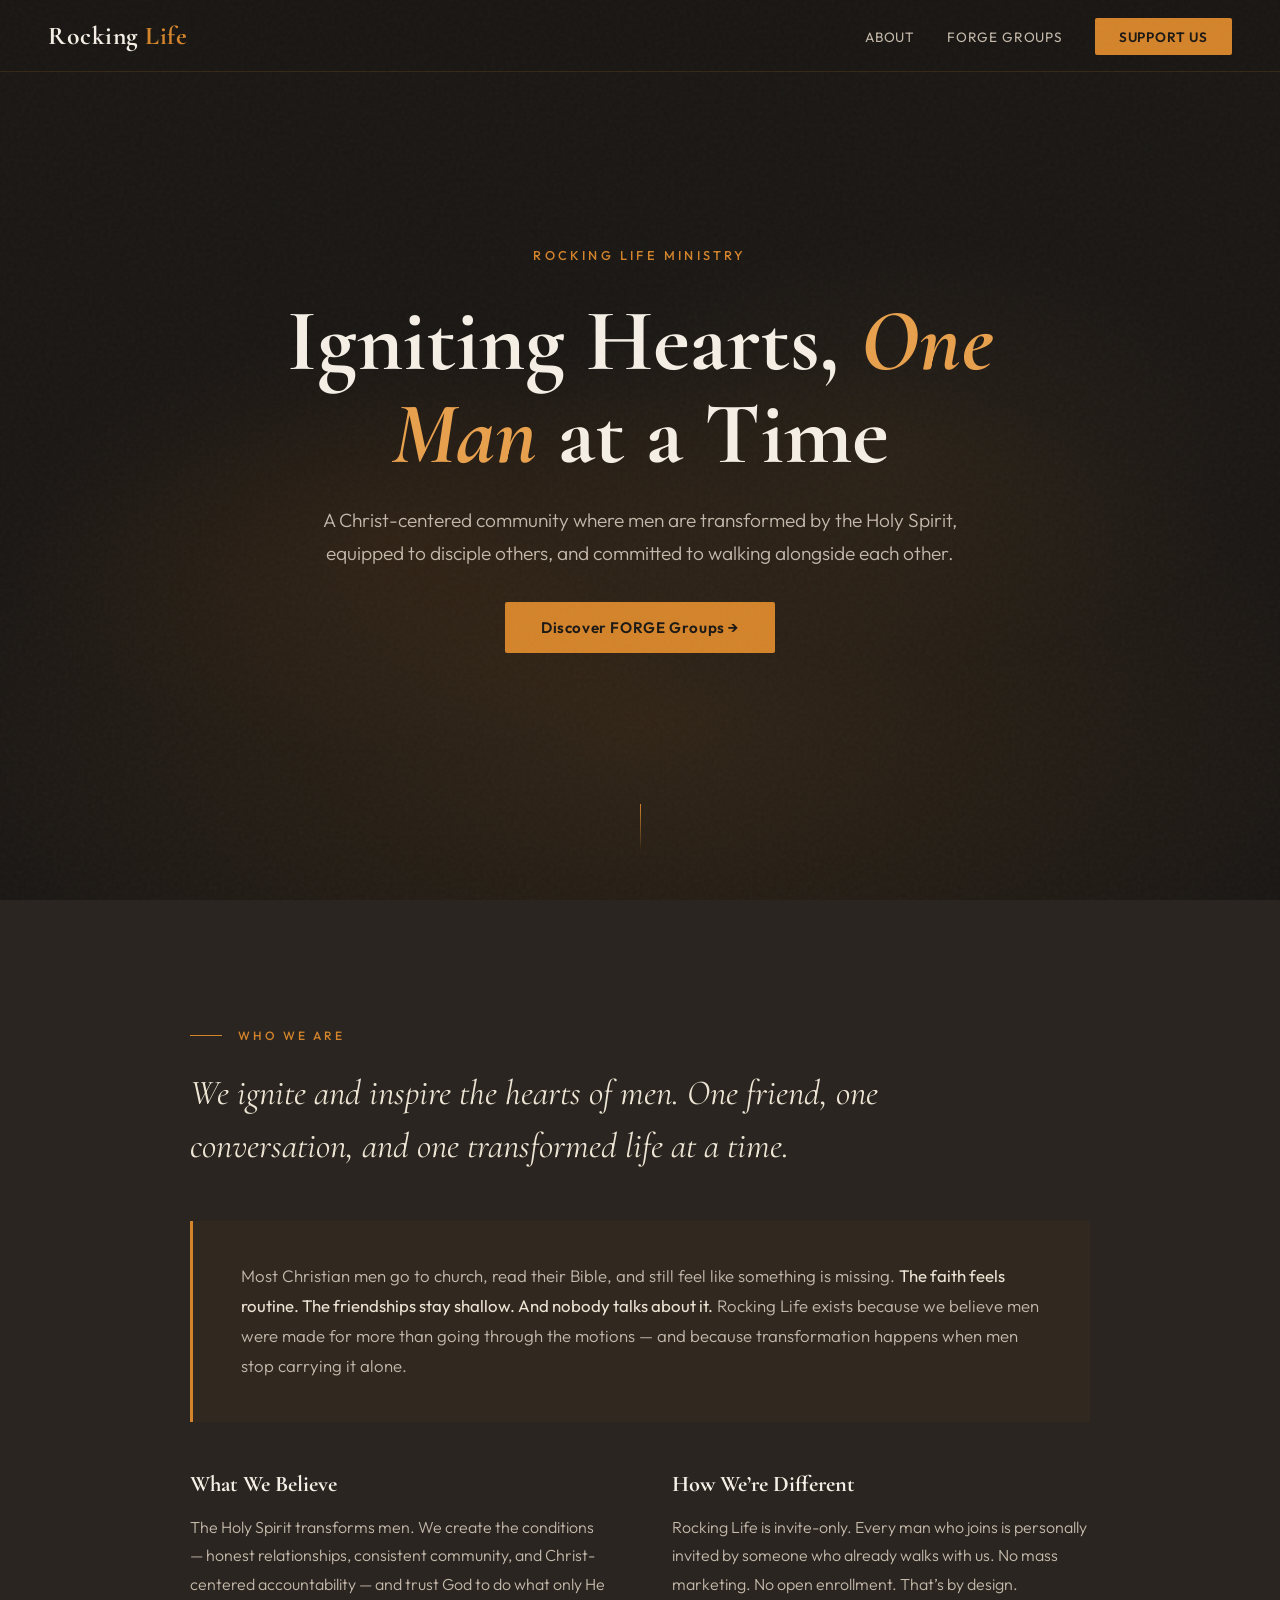
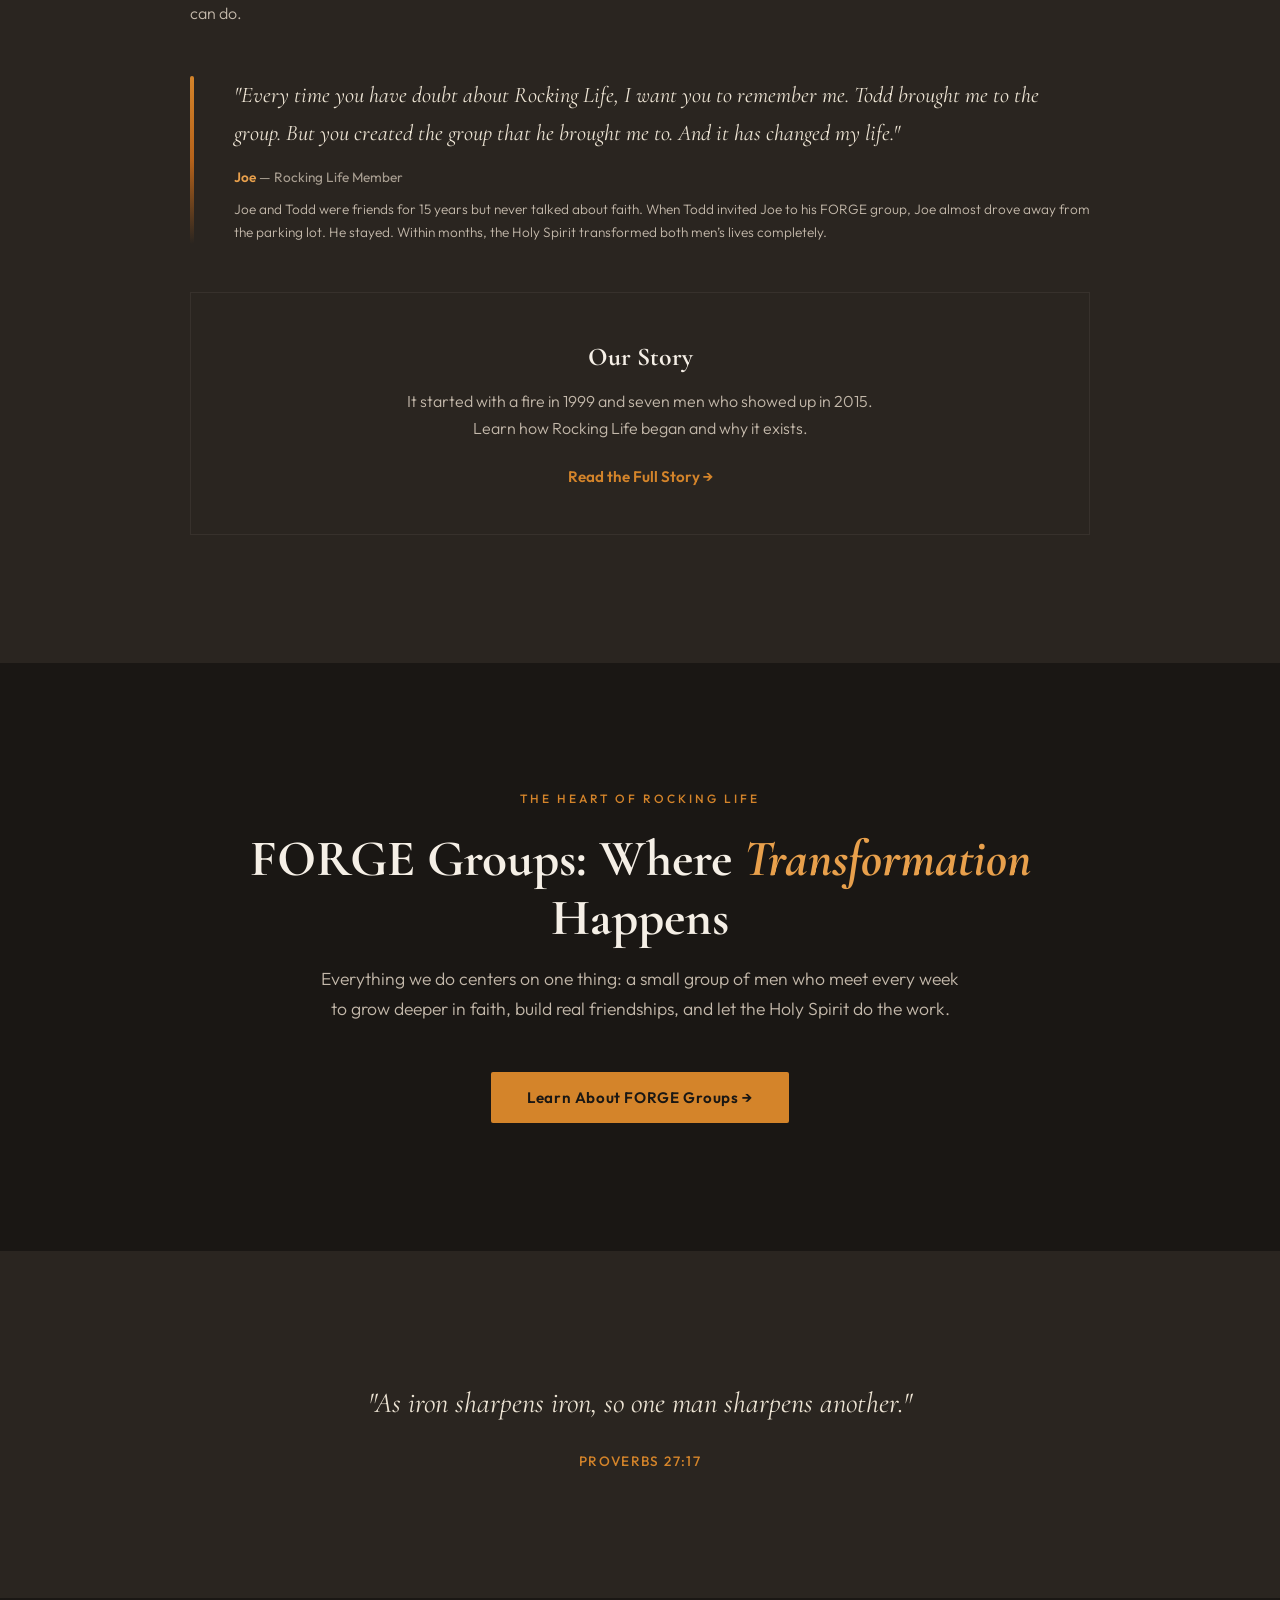
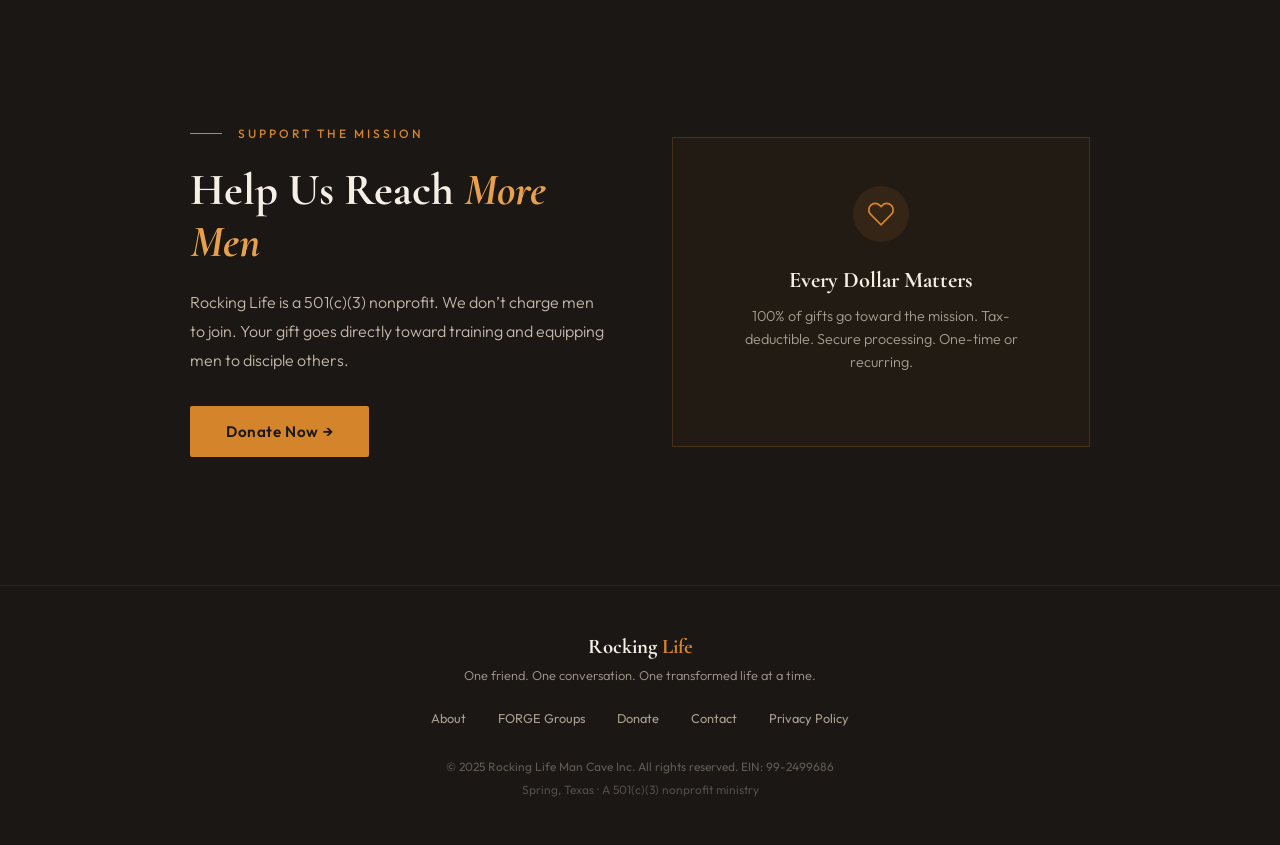
<file: index.html>
<!DOCTYPE html>
<html lang="en">
<head>
<meta charset="UTF-8">
<meta name="viewport" content="width=device-width, initial-scale=1.0">
<title>Rocking Life Ministry | Igniting Hearts, One Man at a Time</title>
<meta name="description" content="Rocking Life is an invite-only community where Christian men are transformed by the Holy Spirit and equipped to disciple others.">
<link rel="preconnect" href="https://fonts.googleapis.com">
<link rel="preconnect" href="https://fonts.gstatic.com" crossorigin>
<link href="https://fonts.googleapis.com/css2?family=Cormorant+Garamond:ital,wght@0,400;0,600;0,700;1,400;1,600&family=Outfit:wght@300;400;500;600;700&display=swap" rel="stylesheet">
<link rel="stylesheet" href="/css/style.css">
<style>
.home-testimony{display:grid;grid-template-columns:4px 1fr;gap:2.5rem;margin-top:3rem}
.home-tl{background:linear-gradient(180deg,var(--ember),var(--ed),transparent);border-radius:2px}
.home-tq{font-family:var(--fd);font-size:clamp(1.1rem,2.2vw,1.4rem);font-weight:400;font-style:italic;line-height:1.7;color:var(--parch);margin-bottom:1rem}
.home-ta{font-size:.85rem;color:var(--wg)}.home-ta strong{color:var(--eg);font-weight:600}
.home-tc{margin-top:.75rem;font-size:.85rem;font-weight:300;color:var(--wgl);line-height:1.7}
.pain-block{padding:2.5rem 3rem;border-left:3px solid var(--ember);background:rgba(212,132,42,.04);margin-top:3rem}
.pain-block p{font-size:1.05rem;font-weight:300;line-height:1.8;color:var(--wgl)}
.pain-block p strong{color:var(--parch);font-weight:400}
@media(max-width:600px){.home-testimony{grid-template-columns:1fr}.home-tl{display:none}.pain-block{padding:2rem}}
</style>
</head>
<body>
<div class="grain"></div>
<nav>
  <a href="/" class="nav-logo">Rocking <span>Life</span></a>
  <ul class="nav-links">
    <li><a href="/about/">About</a></li>
    <li><a href="/forge-groups/">FORGE Groups</a></li>
    <li><a href="/give/" class="nav-cta">Support Us</a></li>
  </ul>
  <button class="mob-btn" aria-label="Menu"><span></span><span></span><span></span></button>
</nav>

<section class="hero">
  <div class="ef" id="ef"></div>
  <div class="hero-c">
    <div class="hero-ey">Rocking Life Ministry</div>
    <h1>Igniting Hearts, <em>One Man</em> at a Time</h1>
    <p class="hero-s">A Christ-centered community where men are transformed by the Holy Spirit, equipped to disciple others, and committed to walking alongside each other.</p>
    <a href="/forge-groups/" class="btn btn-h">Discover FORGE Groups &rarr;</a>
  </div>
  <div class="scroll-h"><div class="scroll-l"></div></div>
</section>

<section class="ps a">
  <div class="si">
    <div class="slbl">Who We Are</div>
    <p class="ci" data-a>We ignite and inspire the hearts of men. One friend, one conversation, and one transformed life at a time.</p>

    <div class="pain-block" data-a>
      <p>Most Christian men go to church, read their Bible, and still feel like something is missing. <strong>The faith feels routine. The friendships stay shallow. And nobody talks about it.</strong> Rocking Life exists because we believe men were made for more than going through the motions — and because transformation happens when men stop carrying it alone.</p>
    </div>

    <div class="cg">
      <div class="cb" data-a>
        <h3>What We Believe</h3>
        <p>The Holy Spirit transforms men. We create the conditions — honest relationships, consistent community, and Christ-centered accountability — and trust God to do what only He can do.</p>
      </div>
      <div class="cb" data-a>
        <h3>How We’re Different</h3>
        <p>Rocking Life is invite-only. Every man who joins is personally invited by someone who already walks with us. No mass marketing. No open enrollment. That’s by design.</p>
      </div>
    </div>

    <div class="home-testimony" data-a>
      <div class="home-tl"></div>
      <div>
        <div class="home-tq">"Every time you have doubt about Rocking Life, I want you to remember me. Todd brought me to the group. But you created the group that he brought me to. And it has changed my life."</div>
        <div class="home-ta"><strong>Joe</strong> &mdash; Rocking Life Member</div>
        <p class="home-tc">Joe and Todd were friends for 15 years but never talked about faith. When Todd invited Joe to his FORGE group, Joe almost drove away from the parking lot. He stayed. Within months, the Holy Spirit transformed both men’s lives completely.</p>
      </div>
    </div>

    <div class="pc" data-a>
      <h3>Our Story</h3>
      <p>It started with a fire in 1999 and seven men who showed up in 2015. Learn how Rocking Life began and why it exists.</p>
      <a href="/about/">Read the Full Story &rarr;</a>
    </div>
  </div>
</section>

<section class="ps">
  <div class="si" style="text-align:center">
    <div class="slbl c">The Heart of Rocking Life</div>
    <h2 style="font-family:var(--fd);font-size:clamp(2rem,4vw,3.2rem);font-weight:700;line-height:1.15;margin-bottom:1rem">FORGE Groups: Where <em style="font-style:italic;color:var(--eg)">Transformation</em> Happens</h2>
    <p style="font-size:1.1rem;font-weight:300;color:var(--wgl);max-width:650px;margin:0 auto 3rem;line-height:1.7">Everything we do centers on one thing: a small group of men who meet every week to grow deeper in faith, build real friendships, and let the Holy Spirit do the work.</p>
    <a href="/forge-groups/" class="btn">Learn About FORGE Groups &rarr;</a>
  </div>
</section>

<section class="ps a" style="text-align:center">
  <div class="si">
    <p class="st">"As iron sharpens iron, so one man sharpens another."</p>
    <div class="sr">Proverbs 27:17</div>
  </div>
</section>

<section class="ps">
  <div class="si">
    <div class="dc" data-a>
      <div class="dt">
        <div class="slbl">Support the Mission</div>
        <h2>Help Us Reach <em>More Men</em></h2>
        <p>Rocking Life is a 501(c)(3) nonprofit. We don’t charge men to join. Your gift goes directly toward training and equipping men to disciple others.</p>
        <a href="/give/" class="btn" style="margin-top:1rem">Donate Now &rarr;</a>
      </div>
      <div class="dcard">
        <div class="dicon"><svg width="28" height="28" viewBox="0 0 24 24" fill="none" stroke="currentColor" stroke-width="1.5"><path d="M20.84 4.61a5.5 5.5 0 0 0-7.78 0L12 5.67l-1.06-1.06a5.5 5.5 0 0 0-7.78 7.78l1.06 1.06L12 21.23l7.78-7.78 1.06-1.06a5.5 5.5 0 0 0 0-7.78z"/></svg></div>
        <h3>Every Dollar Matters</h3>
        <p>100% of gifts go toward the mission. Tax-deductible. Secure processing. One-time or recurring.</p>
      </div>
    </div>
  </div>
</section>

<footer>
  <div class="flogo">Rocking <span>Life</span></div>
  <div class="ftag">One friend. One conversation. One transformed life at a time.</div>
  <ul class="flinks">
    <li><a href="/about/">About</a></li>
    <li><a href="/forge-groups/">FORGE Groups</a></li>
    <li><a href="/give/">Donate</a></li>
    <li><a href="/contact/">Contact</a></li>
    <li><a href="/privacy/">Privacy Policy</a></li>
  </ul>
  <div class="fcopy">&copy; 2025 Rocking Life Man Cave Inc. All rights reserved. EIN: 99-2499686</div>
  <div class="floc">Spring, Texas &middot; A 501(c)(3) nonprofit ministry</div>
</footer>
<script src="/js/main.js"></script>
</body>
</html>
</file>
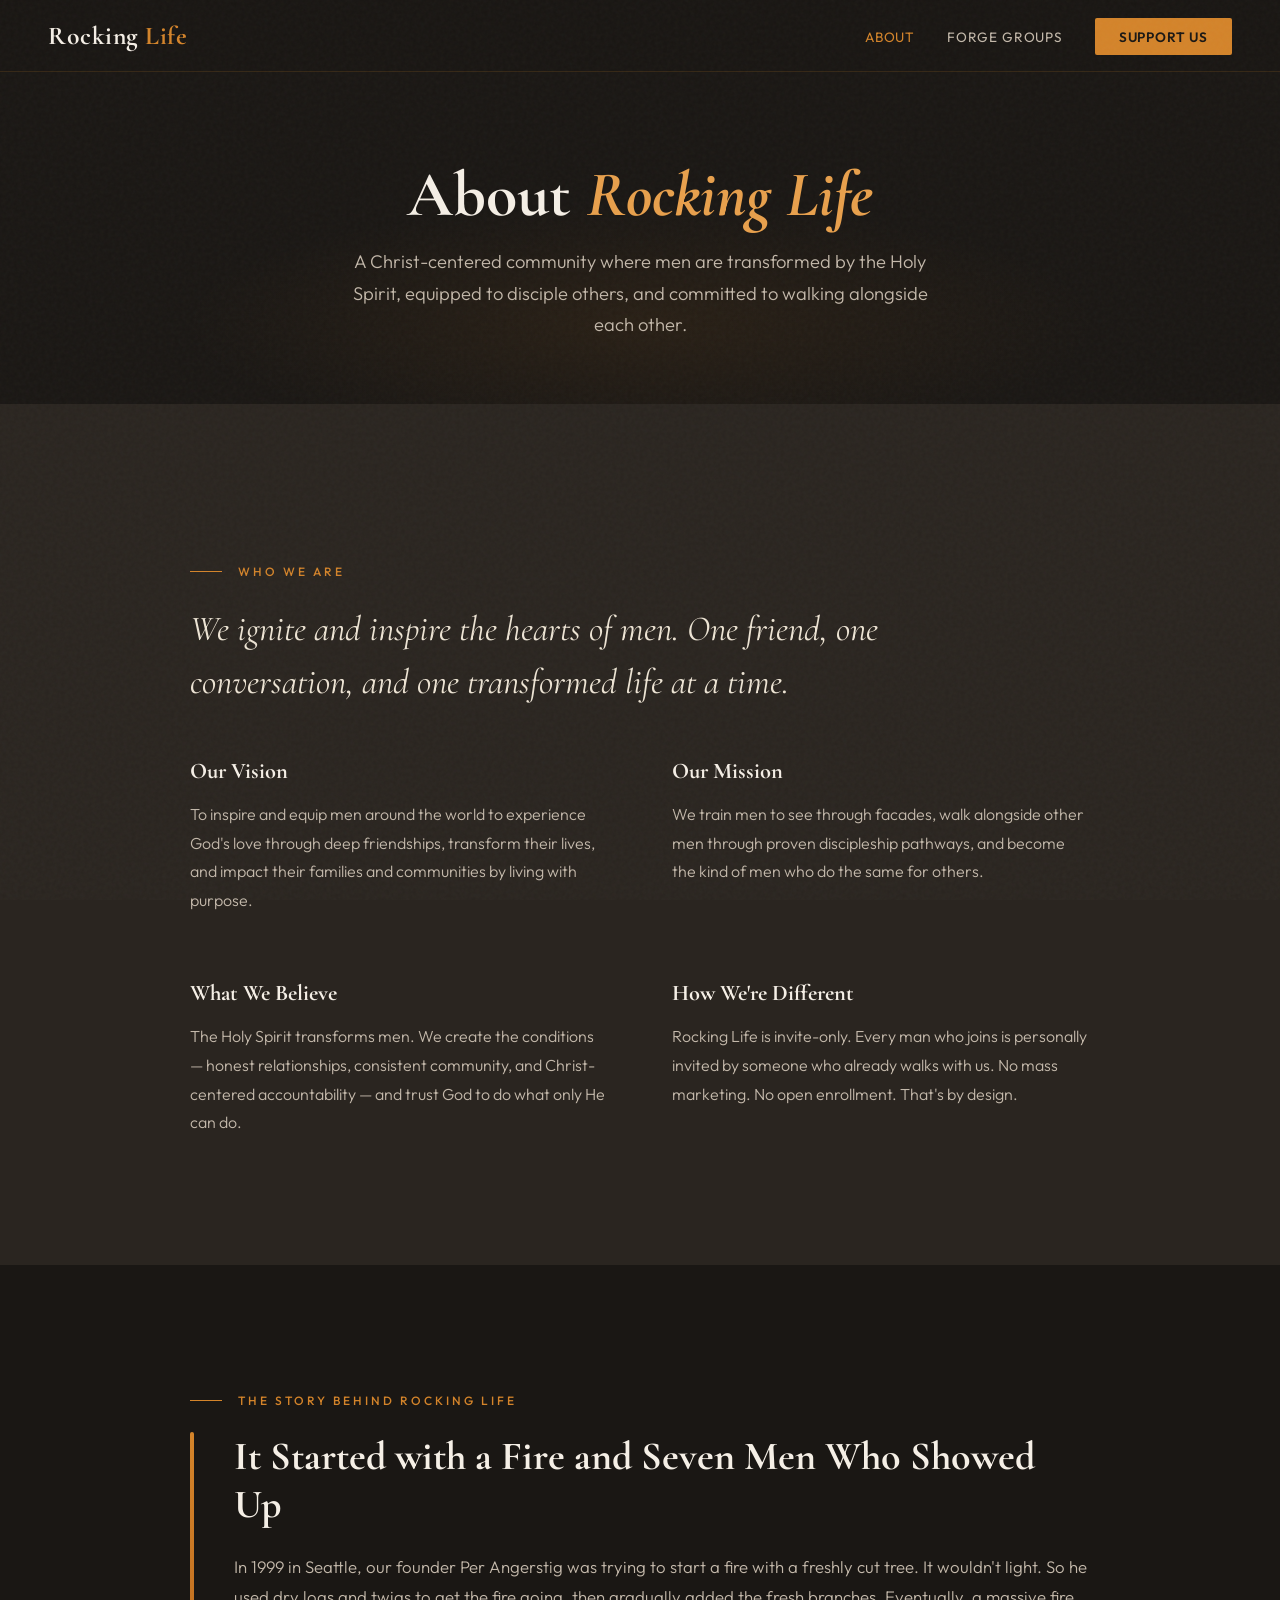
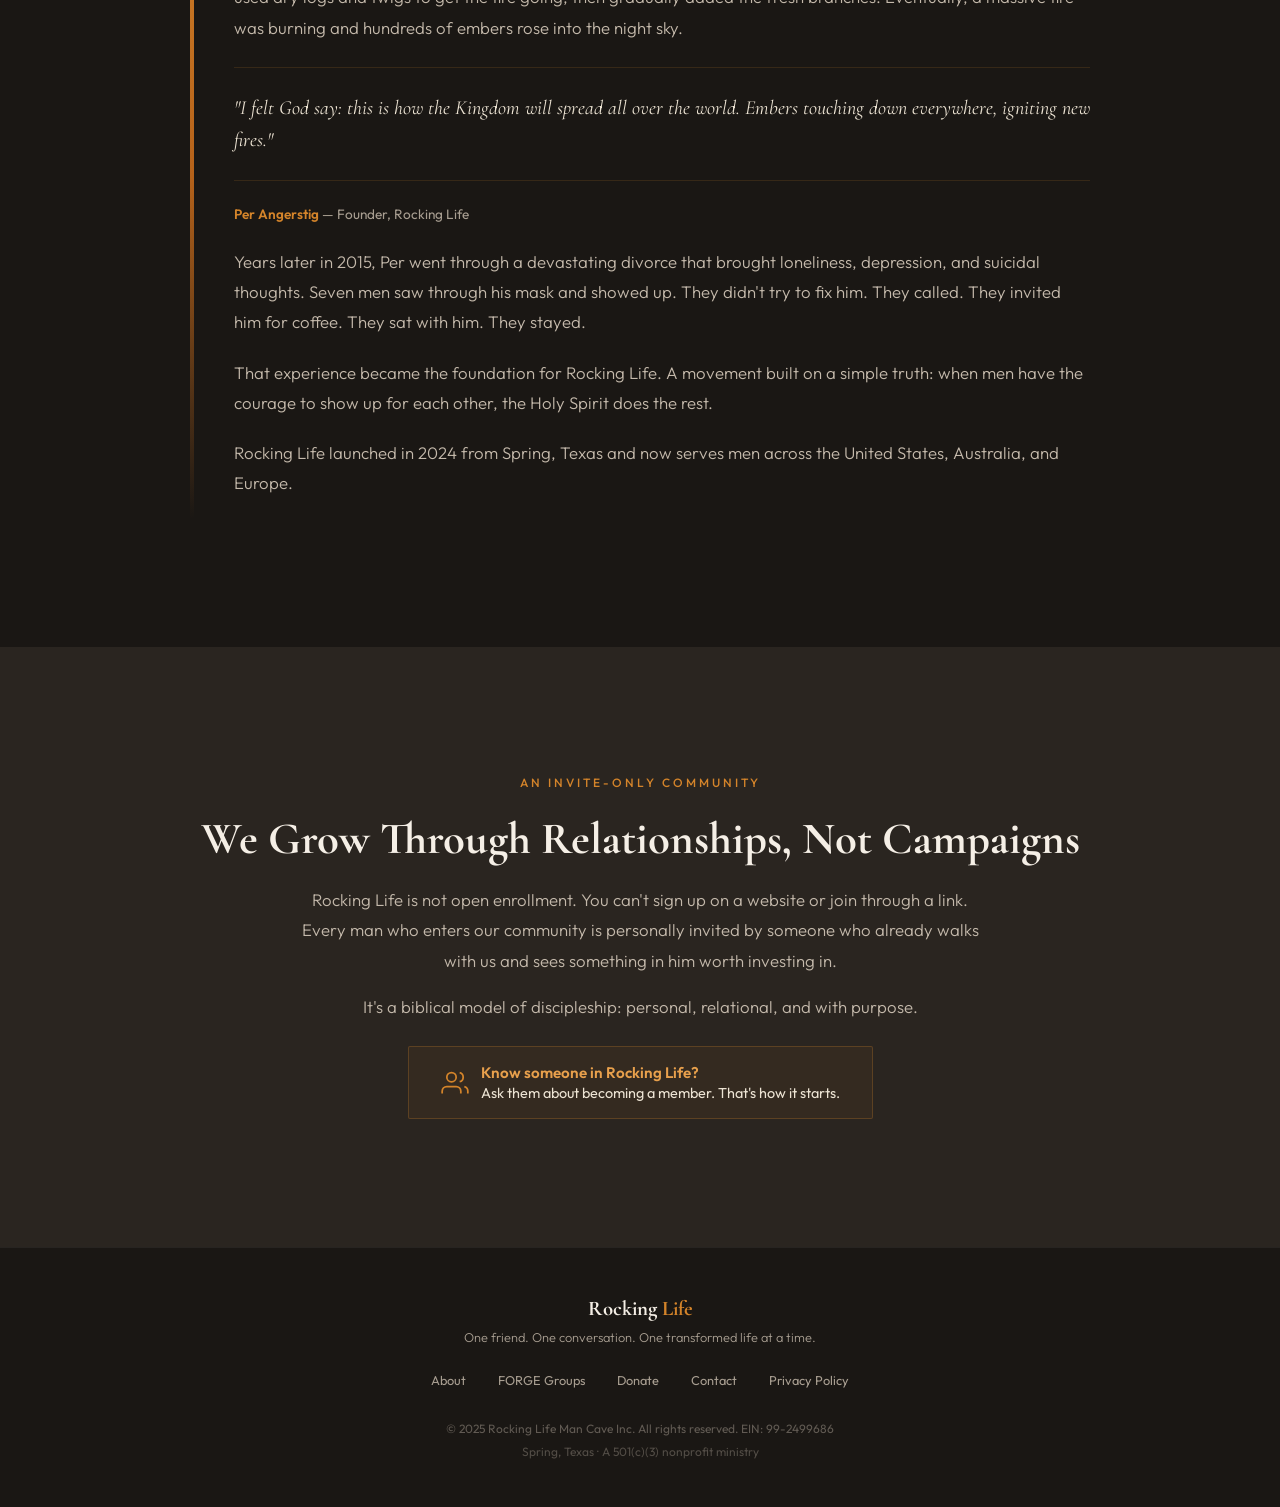
<file: about/index.html>
<!DOCTYPE html>
<html lang="en">
<head>
<meta charset="UTF-8">
<meta name="viewport" content="width=device-width, initial-scale=1.0">
<title>About Rocking Life Ministry | Our Mission, Vision, and Story</title>
<meta name="description" content="Rocking Life exists because someone has to see through the mask and show up anyway. Learn about our Christ-centered mission to disciple men through authentic relationships.">
<link rel="preconnect" href="https://fonts.googleapis.com">
<link rel="preconnect" href="https://fonts.gstatic.com" crossorigin>
<link href="https://fonts.googleapis.com/css2?family=Cormorant+Garamond:ital,wght@0,400;0,600;0,700;1,400;1,600&family=Outfit:wght@300;400;500;600;700&display=swap" rel="stylesheet">
<link rel="stylesheet" href="/css/style.css">
</head>
<body>
<div class="grain"></div>
<nav>
  <a href="/" class="nav-logo">Rocking <span>Life</span></a>
  <ul class="nav-links">
    <li><a href="/about/" class="active">About</a></li>
    <li><a href="/forge-groups/">FORGE Groups</a></li>
    <li><a href="/give/" class="nav-cta">Support Us</a></li>
  </ul>
  <button class="mob-btn" aria-label="Menu"><span></span><span></span><span></span></button>
</nav>

<div class="ph">
  <h1>About <em>Rocking Life</em></h1>
  <p>A Christ-centered community where men are transformed by the Holy Spirit, equipped to disciple others, and committed to walking alongside each other.</p>
</div>

<section class="ps a">
  <div class="si">
    <div class="slbl">Who We Are</div>
    <p class="ci" data-a>We ignite and inspire the hearts of men. One friend, one conversation, and one transformed life at a time.</p>
    <div class="cg">
      <div class="cb" data-a>
        <h3>Our Vision</h3>
        <p>To inspire and equip men around the world to experience God's love through deep friendships, transform their lives, and impact their families and communities by living with purpose.</p>
      </div>
      <div class="cb" data-a>
        <h3>Our Mission</h3>
        <p>We train men to see through facades, walk alongside other men through proven discipleship pathways, and become the kind of men who do the same for others.</p>
      </div>
      <div class="cb" data-a>
        <h3>What We Believe</h3>
        <p>The Holy Spirit transforms men. We create the conditions — honest relationships, consistent community, and Christ-centered accountability — and trust God to do what only He can do.</p>
      </div>
      <div class="cb" data-a>
        <h3>How We're Different</h3>
        <p>Rocking Life is invite-only. Every man who joins is personally invited by someone who already walks with us. No mass marketing. No open enrollment. That's by design.</p>
      </div>
    </div>
  </div>
</section>

<section class="ps">
  <div class="si">
    <div class="slbl">The Story Behind Rocking Life</div>
    <div class="fc" data-a>
      <div class="fl"></div>
      <div class="ft">
        <h2>It Started with a Fire and Seven Men Who Showed Up</h2>
        <p>In 1999 in Seattle, our founder Per Angerstig was trying to start a fire with a freshly cut tree. It wouldn't light. So he used dry logs and twigs to get the fire going, then gradually added the fresh branches. Eventually, a massive fire was burning and hundreds of embers rose into the night sky.</p>
        <div class="eq">"I felt God say: this is how the Kingdom will spread all over the world. Embers touching down everywhere, igniting new fires."</div>
        <div class="fa"><strong>Per Angerstig</strong> &mdash; Founder, Rocking Life</div>
        <p style="margin-top:1.5rem">Years later in 2015, Per went through a devastating divorce that brought loneliness, depression, and suicidal thoughts. Seven men saw through his mask and showed up. They didn't try to fix him. They called. They invited him for coffee. They sat with him. They stayed.</p>
        <p>That experience became the foundation for Rocking Life. A movement built on a simple truth: when men have the courage to show up for each other, the Holy Spirit does the rest.</p>
        <p>Rocking Life launched in 2024 from Spring, Texas and now serves men across the United States, Australia, and Europe.</p>
      </div>
    </div>
  </div>
</section>

<section class="ps a" style="text-align:center">
  <div class="si">
    <div class="slbl c">An Invite-Only Community</div>
    <h2 style="font-family:var(--fd);font-size:clamp(1.8rem,3.5vw,2.8rem);font-weight:700;line-height:1.15;margin-bottom:1.25rem">We Grow Through Relationships, Not Campaigns</h2>
    <p style="font-size:1.05rem;font-weight:300;color:var(--wgl);line-height:1.8;margin-bottom:1rem;max-width:700px;margin-left:auto;margin-right:auto">Rocking Life is not open enrollment. You can't sign up on a website or join through a link. Every man who enters our community is personally invited by someone who already walks with us and sees something in him worth investing in.</p>
    <p style="font-size:1.05rem;font-weight:300;color:var(--wgl);line-height:1.8;max-width:700px;margin-left:auto;margin-right:auto">It's a biblical model of discipleship: personal, relational, and with purpose.</p>
    <div class="ib" data-a>
      <svg width="28" height="28" viewBox="0 0 24 24" fill="none" stroke="currentColor" stroke-width="1.5"><path d="M17 21v-2a4 4 0 0 0-4-4H5a4 4 0 0 0-4 4v2"/><circle cx="9" cy="7" r="4"/><path d="M23 21v-2a4 4 0 0 0-3-3.87"/><path d="M16 3.13a4 4 0 0 1 0 7.75"/></svg>
      <div class="ibt">
        <strong>Know someone in Rocking Life?</strong>
        Ask them about becoming a member. That's how it starts.
      </div>
    </div>
  </div>
</section>

<footer>
  <div class="flogo">Rocking <span>Life</span></div>
  <div class="ftag">One friend. One conversation. One transformed life at a time.</div>
  <ul class="flinks">
    <li><a href="/about/">About</a></li>
    <li><a href="/forge-groups/">FORGE Groups</a></li>
    <li><a href="/give/">Donate</a></li>
    <li><a href="/contact/">Contact</a></li>
    <li><a href="/privacy/">Privacy Policy</a></li>
  </ul>
  <div class="fcopy">&copy; 2025 Rocking Life Man Cave Inc. All rights reserved. EIN: 99-2499686</div>
  <div class="floc">Spring, Texas &middot; A 501(c)(3) nonprofit ministry</div>
</footer>
<script src="/js/main.js"></script>
</body>
</html>
</file>
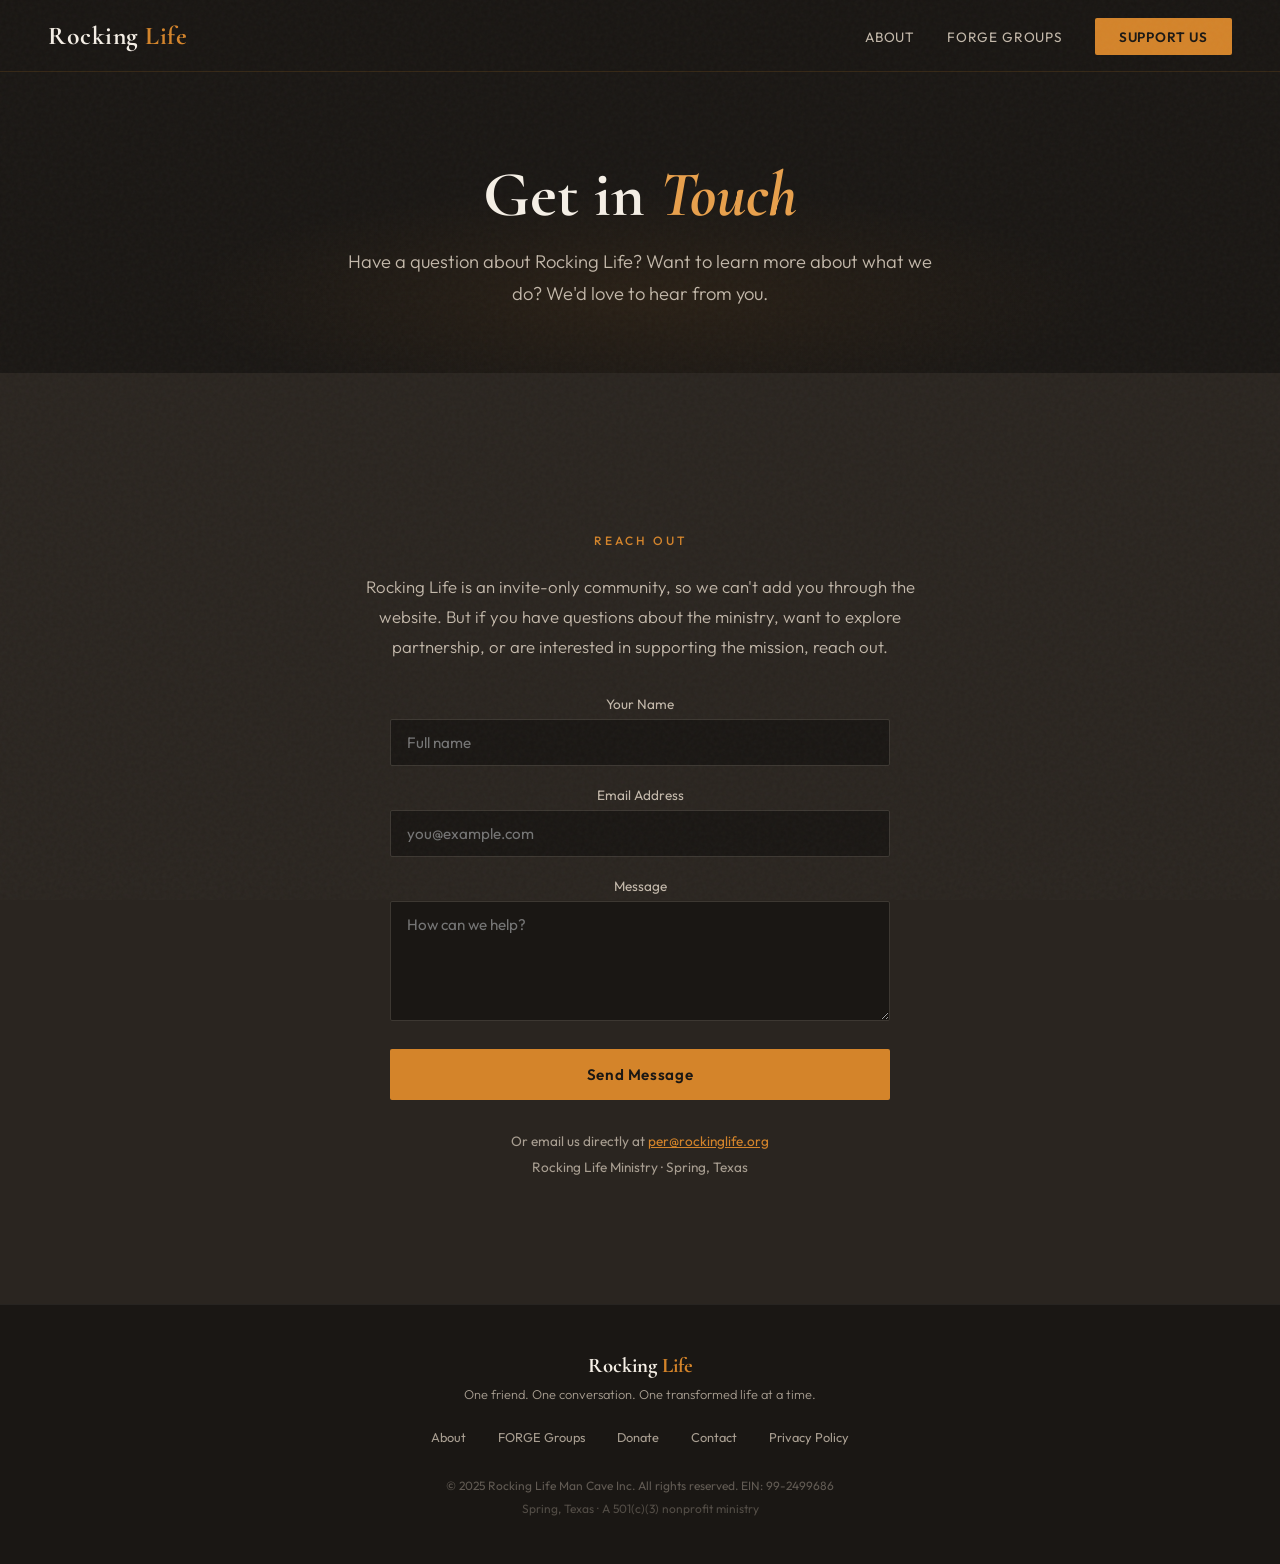
<file: contact/index.html>
<!DOCTYPE html>
<html lang="en">
<head>
<meta charset="UTF-8">
<meta name="viewport" content="width=device-width, initial-scale=1.0">
<title>Contact Rocking Life Ministry</title>
<meta name="description" content="Get in touch with Rocking Life Ministry. Based in Spring, Texas.">
<link rel="preconnect" href="https://fonts.googleapis.com">
<link rel="preconnect" href="https://fonts.gstatic.com" crossorigin>
<link href="https://fonts.googleapis.com/css2?family=Cormorant+Garamond:ital,wght@0,400;0,600;0,700;1,400;1,600&family=Outfit:wght@300;400;500;600;700&display=swap" rel="stylesheet">
<link rel="stylesheet" href="/css/style.css">
</head>
<body>
<div class="grain"></div>
<nav>
  <a href="/" class="nav-logo">Rocking <span>Life</span></a>
  <ul class="nav-links">
    <li><a href="/about/">About</a></li>
    <li><a href="/forge-groups/">FORGE Groups</a></li>
    <li><a href="/give/" class="nav-cta">Support Us</a></li>
  </ul>
  <button class="mob-btn" aria-label="Menu"><span></span><span></span><span></span></button>
</nav>

<div class="ph">
  <h1>Get in <em>Touch</em></h1>
  <p>Have a question about Rocking Life? Want to learn more about what we do? We'd love to hear from you.</p>
</div>

<section class="ps a">
  <div class="si" style="text-align:center">
    <div class="slbl c">Reach Out</div>
    <p style="font-size:1.05rem;font-weight:300;color:var(--wgl);line-height:1.8;max-width:550px;margin:0 auto 1rem">Rocking Life is an invite-only community, so we can't add you through the website. But if you have questions about the ministry, want to explore partnership, or are interested in supporting the mission, reach out.</p>
    <div class="cf">
      <label for="name">Your Name</label>
      <input type="text" id="name" name="name" placeholder="Full name" required>
      <label for="email">Email Address</label>
      <input type="email" id="email" name="email" placeholder="you@example.com" required>
      <label for="message">Message</label>
      <textarea id="message" name="message" placeholder="How can we help?" required></textarea>
      <button type="button" class="btn" style="width:100%;justify-content:center;margin-top:1.5rem" onclick="window.location.href='mailto:per@rockinglife.org?subject=Contact from Website&body='+encodeURIComponent(document.getElementById('message').value)">Send Message</button>
    </div>
    <p style="font-size:.85rem;color:var(--wg);margin-top:2rem">Or email us directly at <a href="mailto:per@rockinglife.org" style="color:var(--ember)">per@rockinglife.org</a></p>
    <p style="font-size:.85rem;color:var(--wg);margin-top:.5rem">Rocking Life Ministry &middot; Spring, Texas</p>
  </div>
</section>

<footer>
  <div class="flogo">Rocking <span>Life</span></div>
  <div class="ftag">One friend. One conversation. One transformed life at a time.</div>
  <ul class="flinks">
    <li><a href="/about/">About</a></li>
    <li><a href="/forge-groups/">FORGE Groups</a></li>
    <li><a href="/give/">Donate</a></li>
    <li><a href="/contact/">Contact</a></li>
    <li><a href="/privacy/">Privacy Policy</a></li>
  </ul>
  <div class="fcopy">&copy; 2025 Rocking Life Man Cave Inc. All rights reserved. EIN: 99-2499686</div>
  <div class="floc">Spring, Texas &middot; A 501(c)(3) nonprofit ministry</div>
</footer>
<script src="/js/main.js"></script>
</body>
</html>
</file>
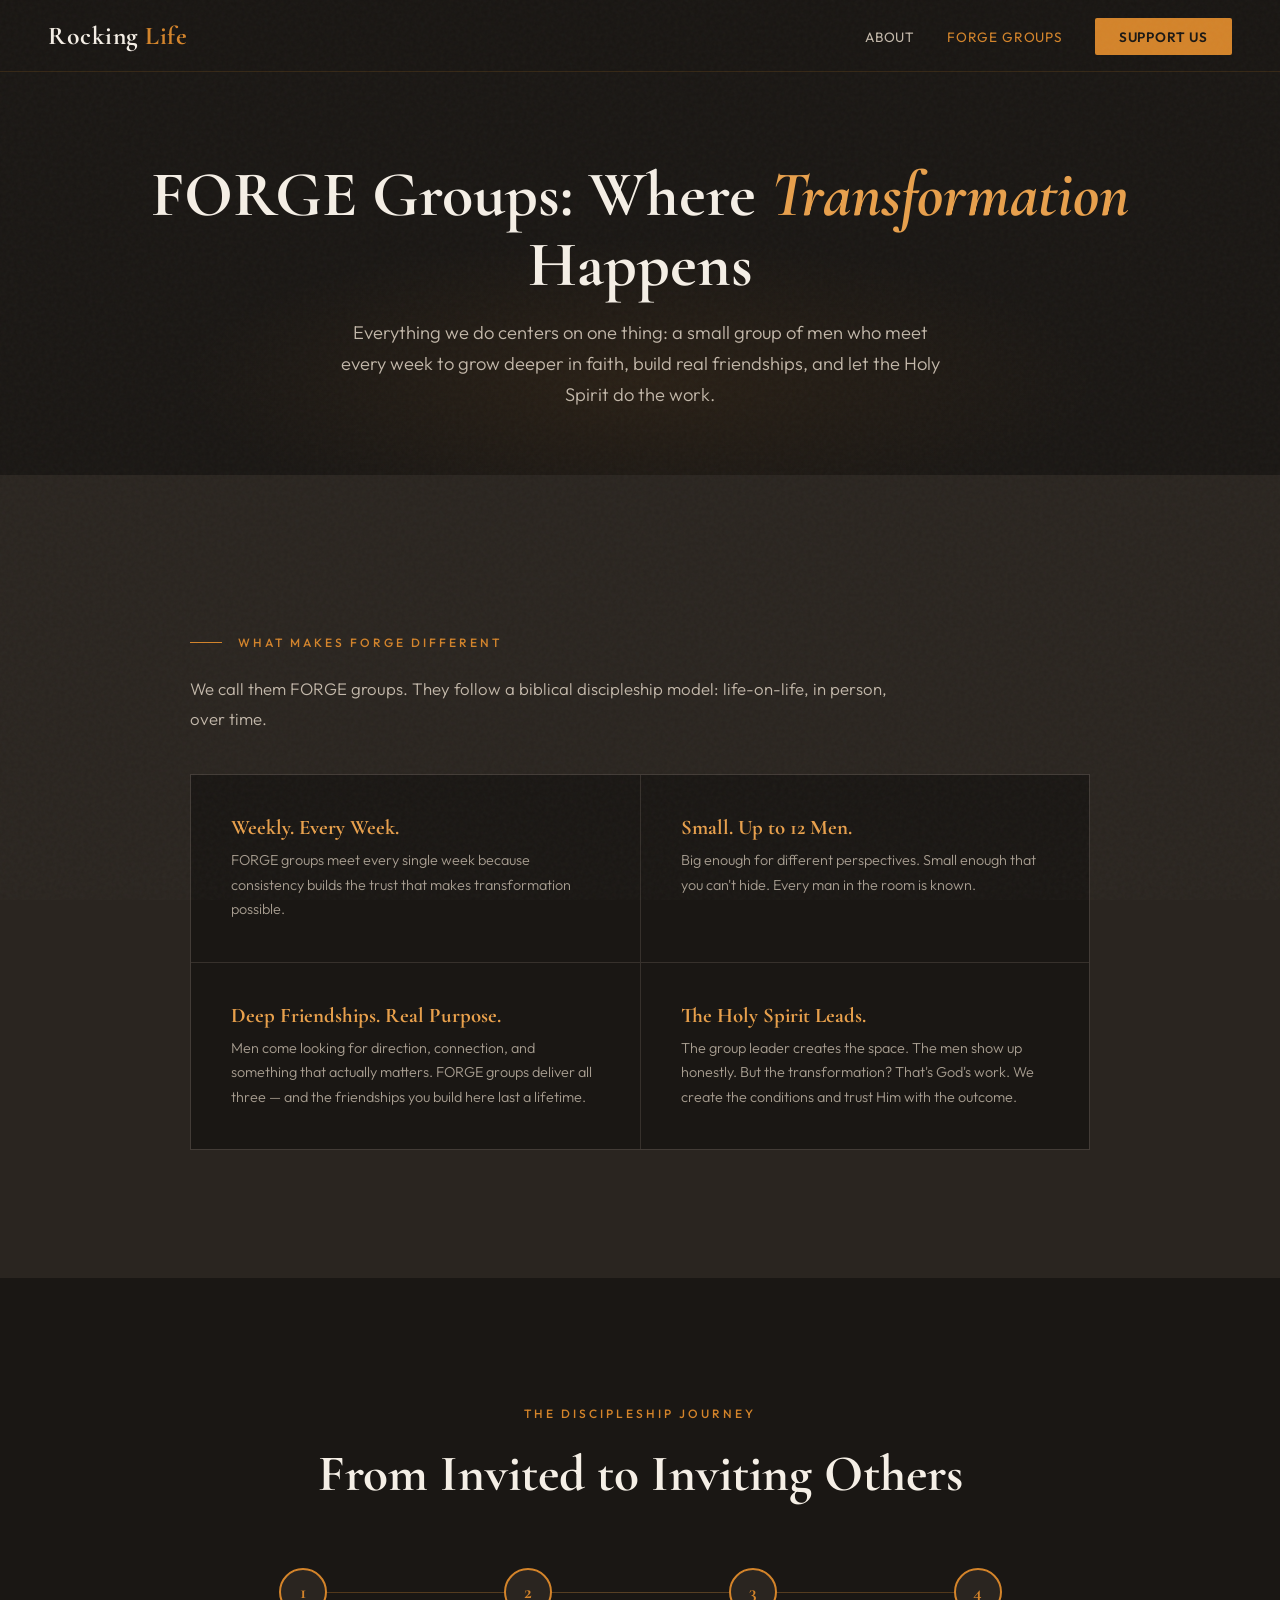
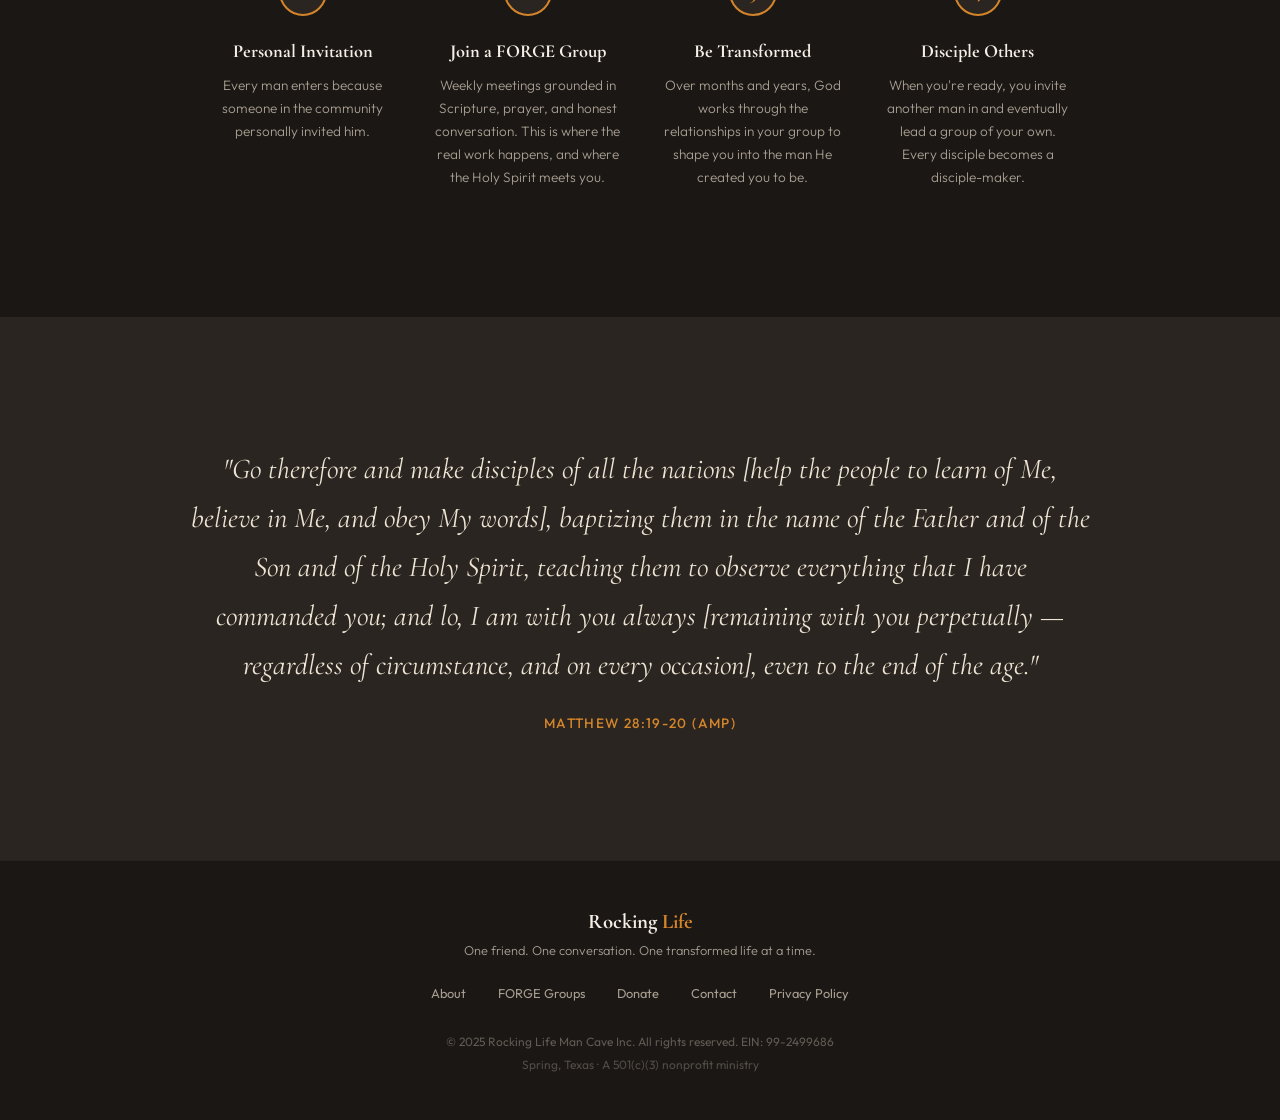
<file: forge-groups/index.html>
<!DOCTYPE html>
<html lang="en">
<head>
<meta charset="UTF-8">
<meta name="viewport" content="width=device-width, initial-scale=1.0">
<title>FORGE Groups | Weekly Men's Discipleship Groups | Rocking Life</title>
<meta name="description" content="FORGE groups are weekly small groups of up to 12 Christian men who grow deeper in faith, build real friendships, and let the Holy Spirit do the work.">
<link rel="preconnect" href="https://fonts.googleapis.com">
<link rel="preconnect" href="https://fonts.gstatic.com" crossorigin>
<link href="https://fonts.googleapis.com/css2?family=Cormorant+Garamond:ital,wght@0,400;0,600;0,700;1,400;1,600&family=Outfit:wght@300;400;500;600;700&display=swap" rel="stylesheet">
<link rel="stylesheet" href="/css/style.css">
</head>
<body>
<div class="grain"></div>
<nav>
  <a href="/" class="nav-logo">Rocking <span>Life</span></a>
  <ul class="nav-links">
    <li><a href="/about/">About</a></li>
    <li><a href="/forge-groups/" class="active">FORGE Groups</a></li>
    <li><a href="/give/" class="nav-cta">Support Us</a></li>
  </ul>
  <button class="mob-btn" aria-label="Menu"><span></span><span></span><span></span></button>
</nav>

<div class="ph">
  <h1>FORGE Groups: Where <em>Transformation</em> Happens</h1>
  <p>Everything we do centers on one thing: a small group of men who meet every week to grow deeper in faith, build real friendships, and let the Holy Spirit do the work.</p>
</div>

<section class="ps a">
  <div class="si">
    <div class="slbl">What Makes FORGE Different</div>
    <p style="font-size:1.05rem;font-weight:300;line-height:1.8;color:var(--wgl);max-width:700px;margin-bottom:2.5rem" data-a>We call them FORGE groups. They follow a biblical discipleship model: life-on-life, in person, over time.</p>
    <div class="ff">
      <div class="fi">
        <h3>Weekly. Every Week.</h3>
        <p>FORGE groups meet every single week because consistency builds the trust that makes transformation possible.</p>
      </div>
      <div class="fi">
        <h3>Small. Up to 12 Men.</h3>
        <p>Big enough for different perspectives. Small enough that you can't hide. Every man in the room is known.</p>
      </div>
      <div class="fi">
        <h3>Deep Friendships. Real Purpose.</h3>
        <p>Men come looking for direction, connection, and something that actually matters. FORGE groups deliver all three — and the friendships you build here last a lifetime.</p>
      </div>
      <div class="fi">
        <h3>The Holy Spirit Leads.</h3>
        <p>The group leader creates the space. The men show up honestly. But the transformation? That's God's work. We create the conditions and trust Him with the outcome.</p>
      </div>
    </div>
  </div>
</section>

<section class="ps">
  <div class="si">
    <div style="text-align:center;margin-bottom:4rem" data-a>
      <div class="slbl c">The Discipleship Journey</div>
      <h2 style="font-family:var(--fd);font-size:clamp(2rem,4vw,3.2rem);font-weight:700;line-height:1.15">From Invited to Inviting Others</h2>
    </div>
    <div class="jg">
      <div class="js">
        <div class="jd">1</div>
        <div>
          <h3>Personal Invitation</h3>
          <p>Every man enters because someone in the community personally invited him.</p>
        </div>
      </div>
      <div class="js">
        <div class="jd">2</div>
        <div>
          <h3>Join a FORGE Group</h3>
          <p>Weekly meetings grounded in Scripture, prayer, and honest conversation. This is where the real work happens, and where the Holy Spirit meets you.</p>
        </div>
      </div>
      <div class="js">
        <div class="jd">3</div>
        <div>
          <h3>Be Transformed</h3>
          <p>Over months and years, God works through the relationships in your group to shape you into the man He created you to be.</p>
        </div>
      </div>
      <div class="js">
        <div class="jd">4</div>
        <div>
          <h3>Disciple Others</h3>
          <p>When you're ready, you invite another man in and eventually lead a group of your own. Every disciple becomes a disciple-maker.</p>
        </div>
      </div>
    </div>
  </div>
</section>

<section class="ps a" style="text-align:center">
  <div class="si">
    <p class="st">"Go therefore and make disciples of all the nations [help the people to learn of Me, believe in Me, and obey My words], baptizing them in the name of the Father and of the Son and of the Holy Spirit, teaching them to observe everything that I have commanded you; and lo, I am with you always [remaining with you perpetually — regardless of circumstance, and on every occasion], even to the end of the age."</p>
    <div class="sr">Matthew 28:19-20 (AMP)</div>
  </div>
</section>

<footer>
  <div class="flogo">Rocking <span>Life</span></div>
  <div class="ftag">One friend. One conversation. One transformed life at a time.</div>
  <ul class="flinks">
    <li><a href="/about/">About</a></li>
    <li><a href="/forge-groups/">FORGE Groups</a></li>
    <li><a href="/give/">Donate</a></li>
    <li><a href="/contact/">Contact</a></li>
    <li><a href="/privacy/">Privacy Policy</a></li>
  </ul>
  <div class="fcopy">&copy; 2025 Rocking Life Man Cave Inc. All rights reserved. EIN: 99-2499686</div>
  <div class="floc">Spring, Texas &middot; A 501(c)(3) nonprofit ministry</div>
</footer>
<script src="/js/main.js"></script>
</body>
</html>
</file>
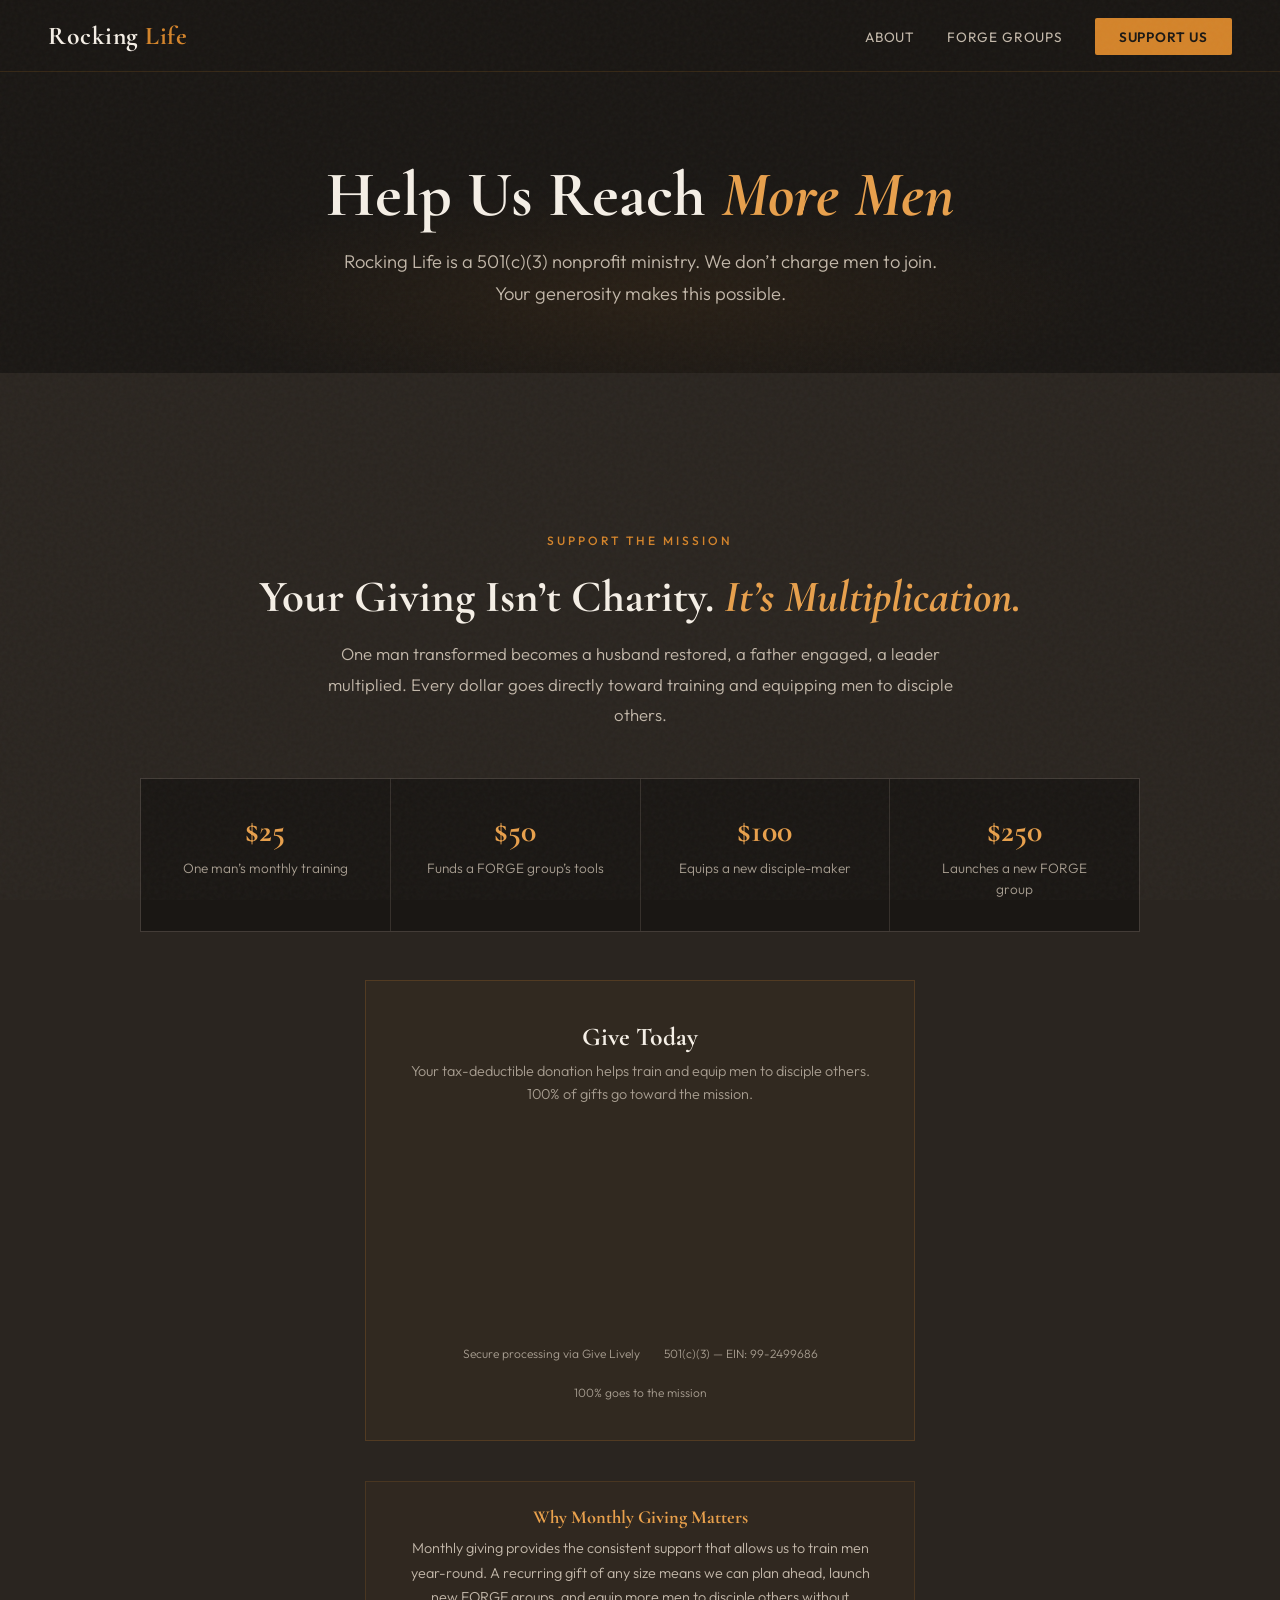
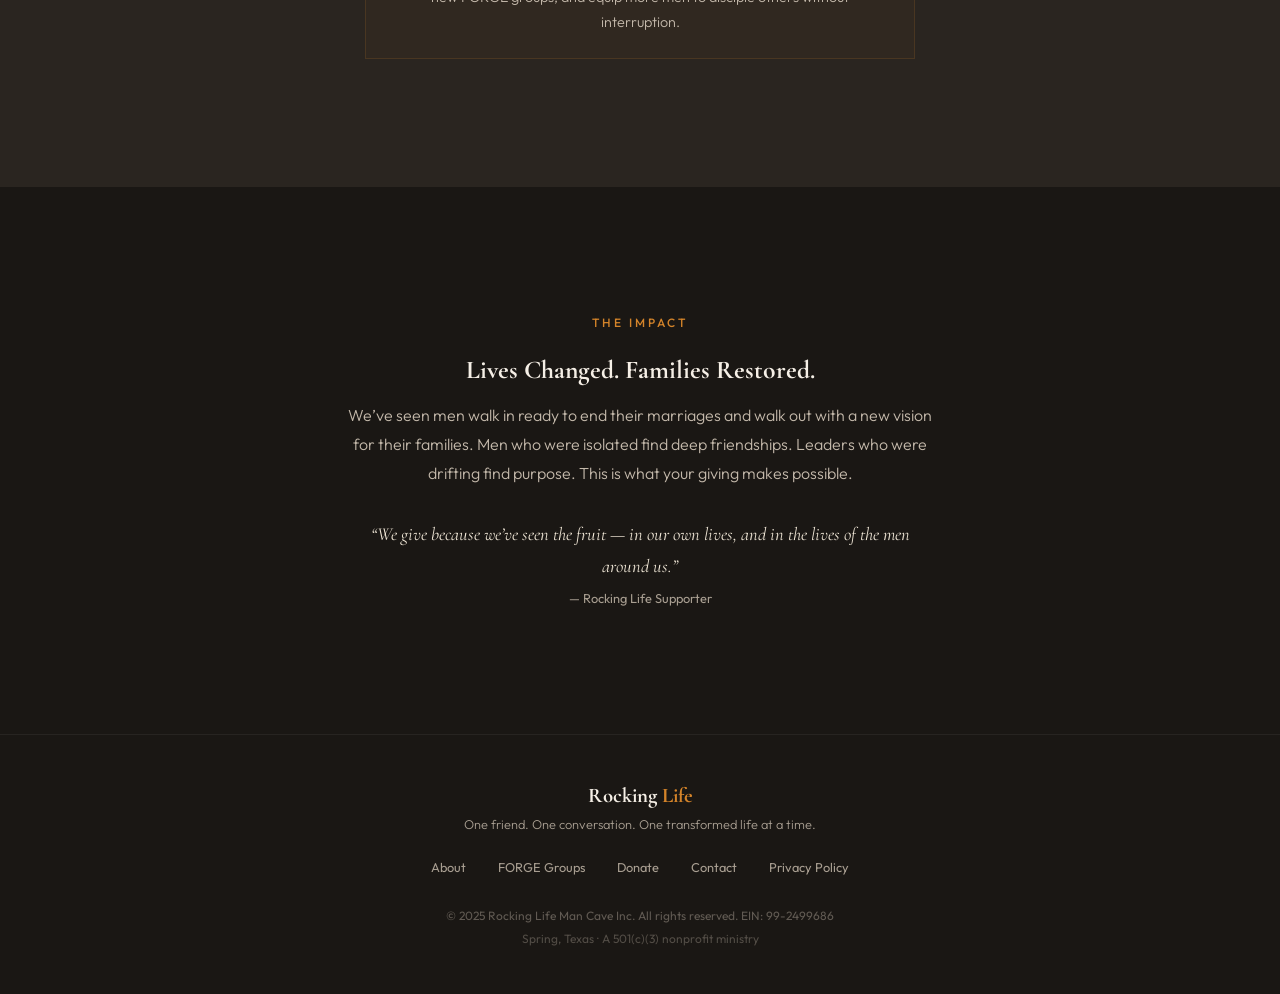
<file: give/index.html>
<!DOCTYPE html>
<html lang="en">
<head>
<meta charset="UTF-8">
<meta name="viewport" content="width=device-width, initial-scale=1.0">
<title>Donate | Support Rocking Life Ministry</title>
<meta name="description" content="Support Rocking Life Ministry with a tax-deductible donation. 100% of gifts go toward training and equipping men to disciple others.">
<link rel="preconnect" href="https://fonts.googleapis.com">
<link rel="preconnect" href="https://fonts.gstatic.com" crossorigin>
<link href="https://fonts.googleapis.com/css2?family=Cormorant+Garamond:ital,wght@0,400;0,600;0,700;1,400;1,600&family=Outfit:wght@300;400;500;600;700&display=swap" rel="stylesheet">
<link rel="stylesheet" href="/css/style.css">
<style>
.tiers{display:grid;grid-template-columns:repeat(4,1fr);gap:1px;background:rgba(244,239,230,.06);border:1px solid rgba(244,239,230,.06);margin:3rem 0}
.tier{background:var(--charcoal);padding:2rem;text-align:center;transition:background .3s}
.tier:hover{background:var(--cl)}
.tier-amt{font-family:var(--fd);font-size:2rem;font-weight:700;color:var(--eg);margin-bottom:.5rem}
.tier-desc{font-size:.85rem;font-weight:300;color:var(--wg);line-height:1.5}
.give-embed{max-width:550px;margin:0 auto;padding:2.5rem;border:1px solid rgba(212,132,42,.2);background:rgba(212,132,42,.04)}
.give-embed h3{font-family:var(--fd);font-size:1.6rem;font-weight:700;color:var(--ww);margin-bottom:.5rem;text-align:center}
.give-embed .give-sub{font-size:.9rem;font-weight:300;color:var(--wg);text-align:center;margin-bottom:1.5rem;line-height:1.6}
#give-lively-widget{min-height:200px}
.give-trust{display:flex;justify-content:center;gap:1.5rem;margin-top:1rem;flex-wrap:wrap}
.give-trust span{font-size:.75rem;color:var(--wg);font-weight:300}
.impact-quote{font-family:var(--fd);font-size:1.15rem;font-style:italic;color:var(--parch);line-height:1.7;max-width:550px;margin:2rem auto 0;text-align:center}
.impact-auth{font-size:.8rem;color:var(--wg);text-align:center;margin-top:.5rem}
.monthly-note{max-width:550px;margin:2.5rem auto 0;padding:1.5rem 2rem;border:1px solid rgba(212,132,42,.15);background:rgba(212,132,42,.03);text-align:center}
.monthly-note h4{font-family:var(--fd);font-size:1.15rem;font-weight:700;color:var(--eg);margin-bottom:.5rem}
.monthly-note p{font-size:.9rem;font-weight:300;color:var(--wgl);line-height:1.7}
@media(max-width:600px){.tiers{grid-template-columns:1fr 1fr}}
</style>
</head>
<body>
<div class="grain"></div>
<nav>
  <a href="/" class="nav-logo">Rocking <span>Life</span></a>
  <ul class="nav-links">
    <li><a href="/about/">About</a></li>
    <li><a href="/forge-groups/">FORGE Groups</a></li>
    <li><a href="/give/" class="nav-cta active">Support Us</a></li>
  </ul>
  <button class="mob-btn" aria-label="Menu"><span></span><span></span><span></span></button>
</nav>

<div class="ph">
  <h1>Help Us Reach <em>More Men</em></h1>
  <p>Rocking Life is a 501(c)(3) nonprofit ministry. We don’t charge men to join. Your generosity makes this possible.</p>
</div>

<section class="ps a">
  <div class="si" style="max-width:1000px">
    <div style="text-align:center" data-a>
      <div class="slbl c">Support the Mission</div>
      <h2 style="font-family:var(--fd);font-size:clamp(1.8rem,4vw,2.8rem);font-weight:700;line-height:1.15;margin-bottom:1rem">Your Giving Isn’t Charity. <em style="font-style:italic;color:var(--eg)">It’s Multiplication.</em></h2>
      <p style="font-size:1.05rem;font-weight:300;color:var(--wgl);line-height:1.8;max-width:650px;margin:0 auto">One man transformed becomes a husband restored, a father engaged, a leader multiplied. Every dollar goes directly toward training and equipping men to disciple others.</p>
    </div>
    <div class="tiers">
      <div class="tier"><div class="tier-amt">$25</div><div class="tier-desc">One man’s monthly training</div></div>
      <div class="tier"><div class="tier-amt">$50</div><div class="tier-desc">Funds a FORGE group’s tools</div></div>
      <div class="tier"><div class="tier-amt">$100</div><div class="tier-desc">Equips a new disciple-maker</div></div>
      <div class="tier"><div class="tier-amt">$250</div><div class="tier-desc">Launches a new FORGE group</div></div>
    </div>
    <div class="give-embed" data-a>
      <h3>Give Today</h3>
      <p class="give-sub">Your tax-deductible donation helps train and equip men to disciple others. 100% of gifts go toward the mission.</p>
      <div id="give-lively-widget" class="gl-simple-donation-widget"></div>
      <div class="give-trust">
        <span>Secure processing via Give Lively</span>
        <span>501(c)(3) — EIN: 99-2499686</span>
        <span>100% goes to the mission</span>
      </div>
    </div>
    <div class="monthly-note" data-a>
      <h4>Why Monthly Giving Matters</h4>
      <p>Monthly giving provides the consistent support that allows us to train men year-round. A recurring gift of any size means we can plan ahead, launch new FORGE groups, and equip more men to disciple others without interruption.</p>
    </div>
  </div>
</section>

<section class="ps">
  <div class="si" style="text-align:center" data-a>
    <div class="slbl c">The Impact</div>
    <h3 style="font-family:var(--fd);font-size:1.6rem;font-weight:700;color:var(--ww);margin-bottom:1rem">Lives Changed. Families Restored.</h3>
    <p style="font-size:1rem;font-weight:300;color:var(--wgl);line-height:1.8;max-width:600px;margin:0 auto">We’ve seen men walk in ready to end their marriages and walk out with a new vision for their families. Men who were isolated find deep friendships. Leaders who were drifting find purpose. This is what your giving makes possible.</p>
    <p class="impact-quote">“We give because we’ve seen the fruit — in our own lives, and in the lives of the men around us.”</p>
    <div class="impact-auth">— Rocking Life Supporter</div>
  </div>
</section>

<footer>
  <div class="flogo">Rocking <span>Life</span></div>
  <div class="ftag">One friend. One conversation. One transformed life at a time.</div>
  <ul class="flinks">
    <li><a href="/about/">About</a></li>
    <li><a href="/forge-groups/">FORGE Groups</a></li>
    <li><a href="/give/">Donate</a></li>
    <li><a href="/contact/">Contact</a></li>
    <li><a href="/privacy/">Privacy Policy</a></li>
  </ul>
  <div class="fcopy">&copy; 2025 Rocking Life Man Cave Inc. All rights reserved. EIN: 99-2499686</div>
  <div class="floc">Spring, Texas &middot; A 501(c)(3) nonprofit ministry</div>
</footer>
<script src="/js/main.js"></script>
<script>gl=document.createElement('script');gl.src='https://secure.givelively.org/widgets/simple_donation/99-2499686.js?show_suggested_amount_buttons=false&show_in_honor_of=false&address_required=false&has_required_custom_question=null';document.getElementsByTagName('head')[0].appendChild(gl);</script>
</body>
</html>
</file>
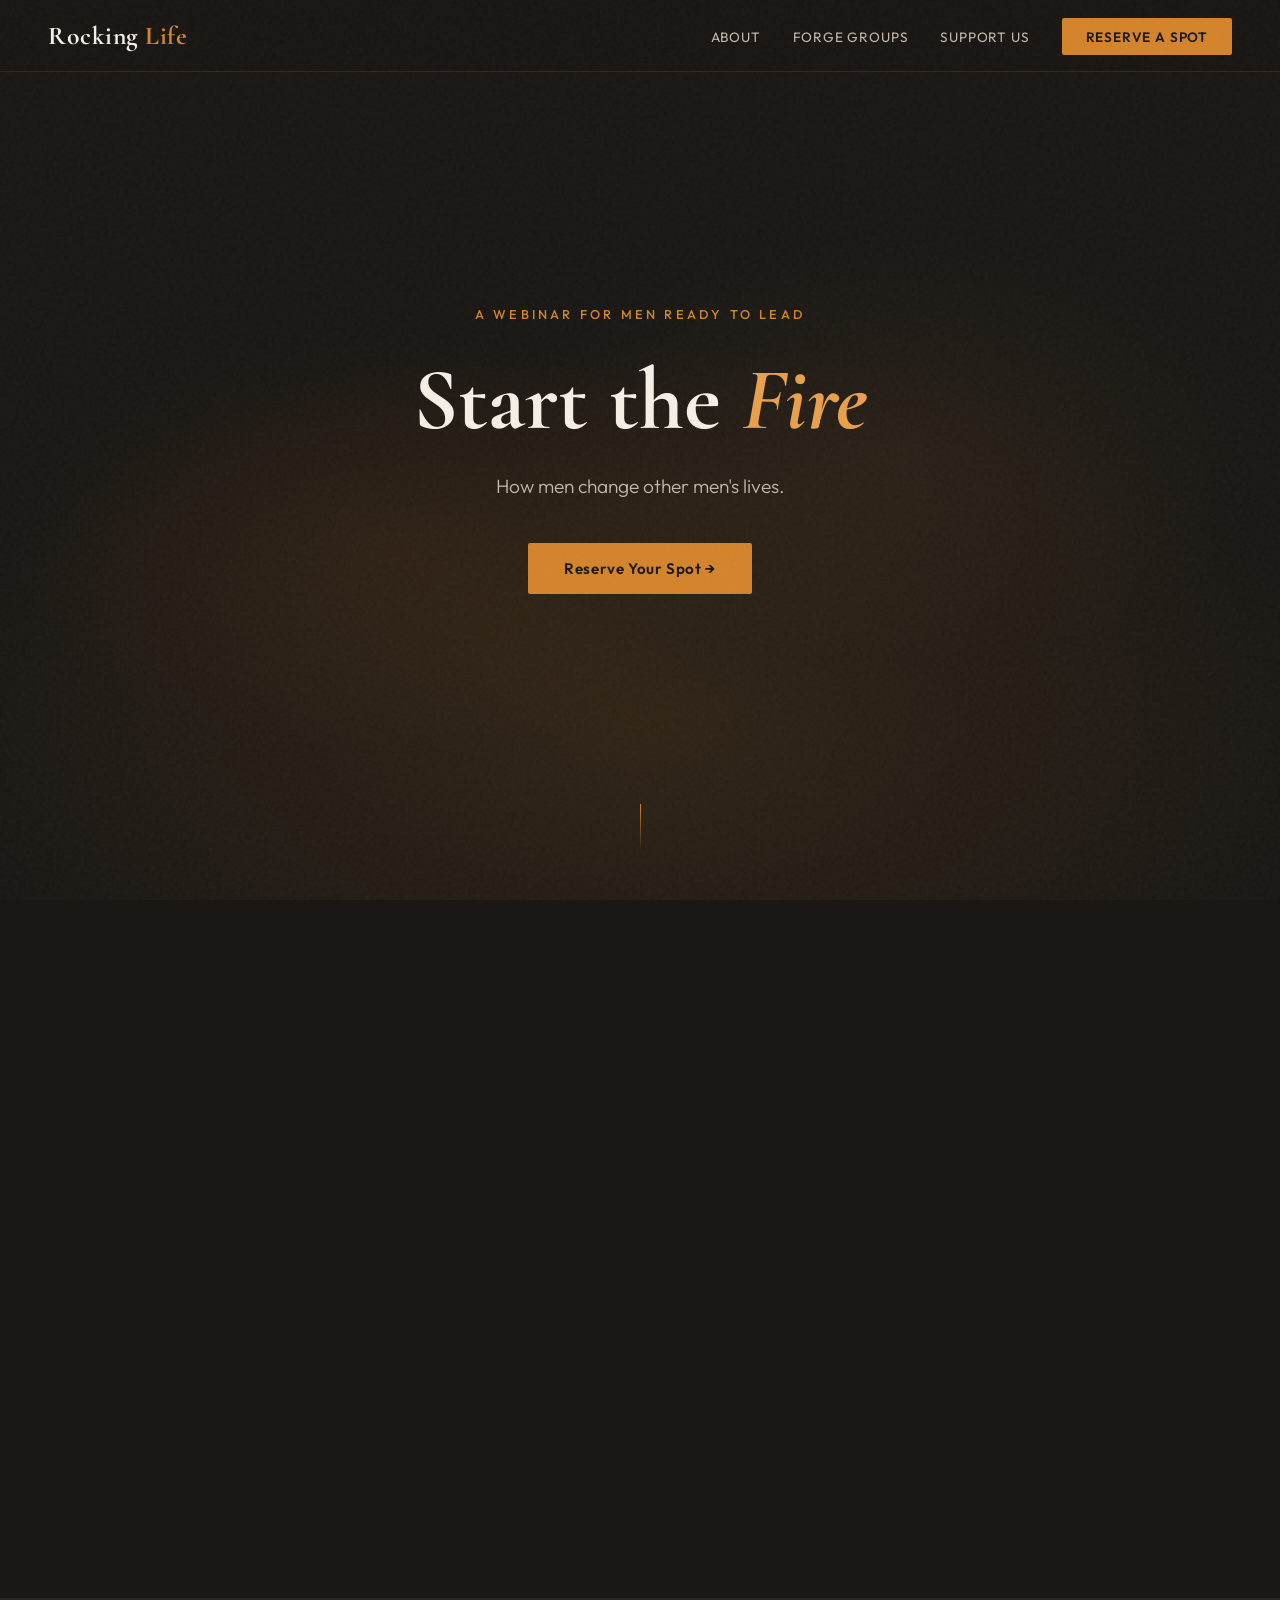
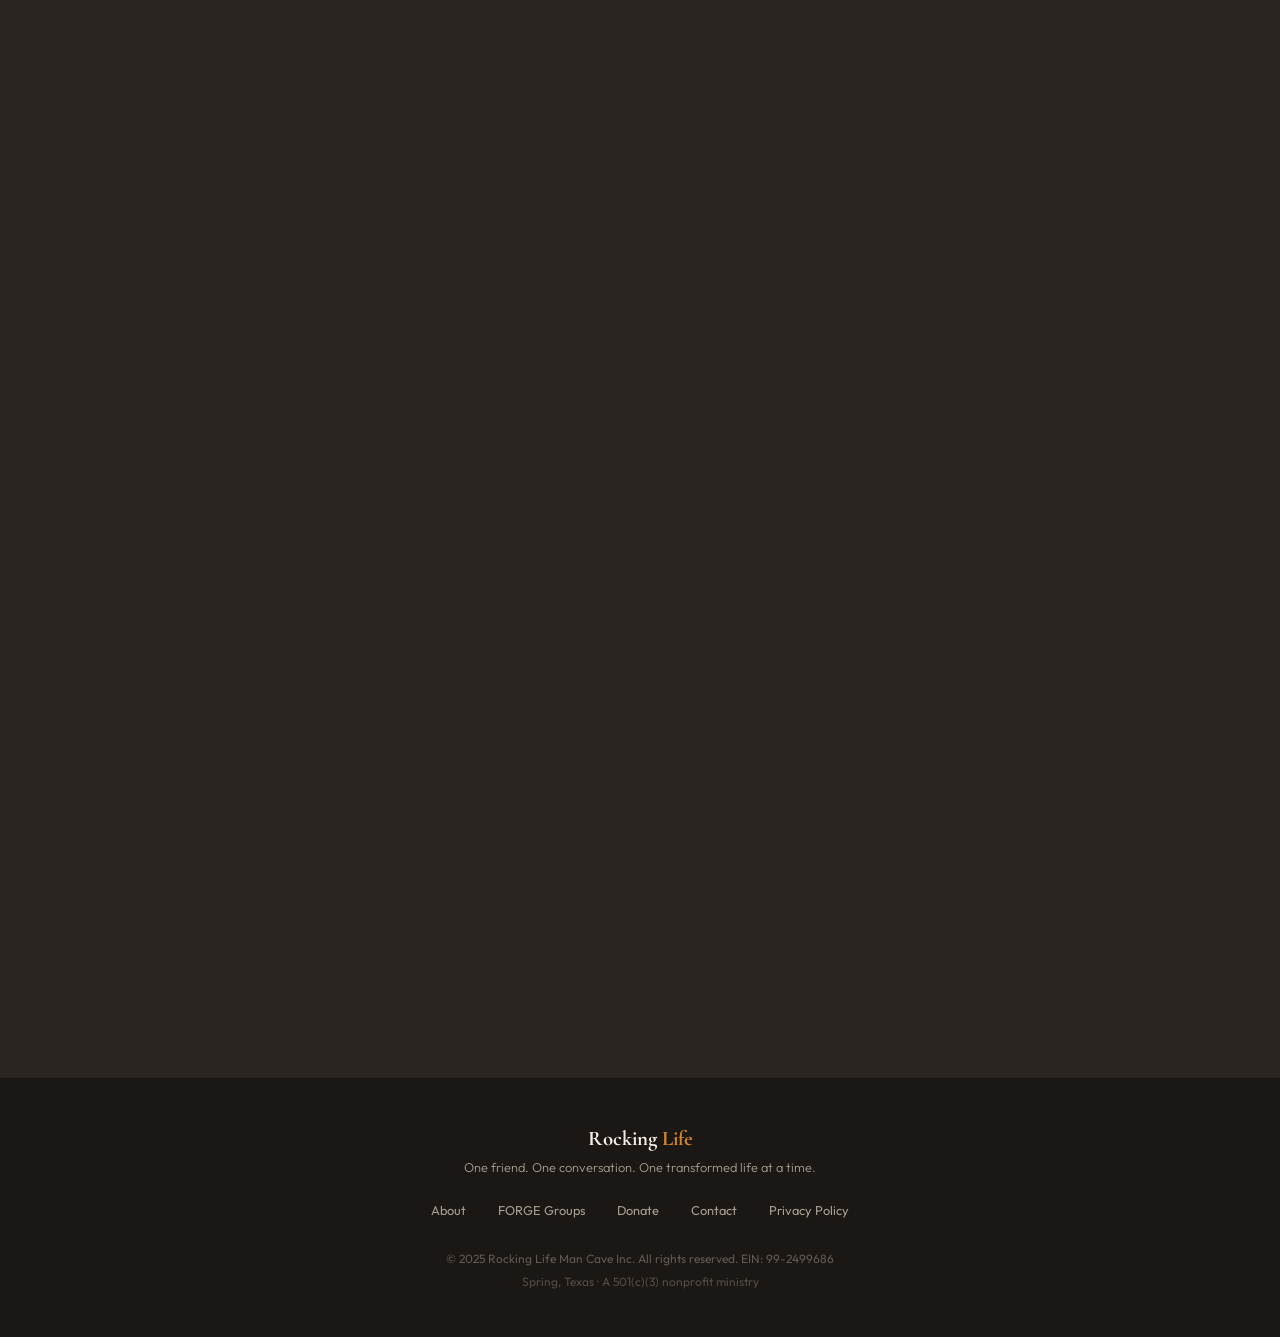
<file: invite/index.html>
<!DOCTYPE html>

<html lang="en">
<head>
  <meta charset="UTF-8">
  <meta name="viewport" content="width=device-width, initial-scale=1.0">
  <title>Start the Fire — Rocking Life Ministry</title>
  <link rel="preconnect" href="https://fonts.googleapis.com">
  <link rel="preconnect" href="https://fonts.gstatic.com" crossorigin>
  <link href="https://fonts.googleapis.com/css2?family=Cormorant+Garamond:ital,wght@0,400;0,600;0,700;1,400;1,600&family=Outfit:wght@300;400;500;600&display=swap" rel="stylesheet">
  <style>
    :root {
      --charcoal: #1a1714; --cl: #2a2520; --cm: #221f1b; --ember: #d4842a;
      --eg: #e8a04c; --ed: #b5621a; --ww: #f5efe6; --wg: #a89e91;
      --wgl: #c4b9ab; --parch: #ede4d4; --iron: #3d3832;
      --fd: 'Cormorant Garamond', Georgia, serif; --fb: 'Outfit', sans-serif;
    }
    * { margin: 0; padding: 0; box-sizing: border-box; }
    html { scroll-behavior: smooth; overflow-x: hidden; }
    body { font-family: var(--fb); background: var(--charcoal); color: var(--ww); -webkit-font-smoothing: antialiased; }
    .grain { position: fixed; inset: 0; pointer-events: none; z-index: 999; opacity: .035; background-image: url("data:image/svg+xml,%3Csvg viewBox='0 0 256 256' xmlns='http://www.w3.org/2000/svg'%3E%3Cfilter id='n'%3E%3CfeTurbulence type='fractalNoise' baseFrequency='0.9' numOctaves='4' stitchTiles='stitch'/%3E%3C/filter%3E%3Crect width='100%25' height='100%25' filter='url(%23n)'/%3E%3C/svg%3E"); background-repeat: repeat; }
    nav { position: fixed; top: 0; left: 0; right: 0; z-index: 100; padding: 1.25rem 3rem; display: flex; align-items: center; justify-content: space-between; background: rgba(26,23,20,.97); backdrop-filter: blur(12px); border-bottom: 1px solid rgba(212,132,42,.15); }
    .nav-logo { font-family: var(--fd); font-size: 1.6rem; font-weight: 700; color: var(--ww); text-decoration: none; letter-spacing: .02em; }
    .nav-logo span { color: var(--ember); }
    .nav-links { display: flex; gap: 2rem; align-items: center; list-style: none; }
    .nav-links a { color: var(--wgl); text-decoration: none; font-size: .85rem; font-weight: 400; letter-spacing: .06em; text-transform: uppercase; transition: color .3s; }
    .nav-links a:hover { color: var(--ember); }
    .nav-cta { background: var(--ember) !important; color: var(--charcoal) !important; padding: .6rem 1.5rem; border-radius: 2px; font-weight: 600 !important; }
    .nav-cta:hover { background: var(--eg) !important; }
    .mob-btn { display: none; flex-direction: column; gap: 5px; background: none; border: none; cursor: pointer; padding: 4px; }
    .mob-btn span { width: 24px; height: 1.5px; background: var(--ww); }
    @keyframes fu { from { opacity: 0; transform: translateY(24px); } to { opacity: 1; transform: translateY(0); } }
    @keyframes fe { 0% { opacity: 0; transform: translateY(0) scale(1); } 10% { opacity: .9; } 50% { opacity: .6; } 90% { opacity: .1; } 100% { opacity: 0; transform: translateY(-100vh) scale(.3); } }
    @keyframes sp { 0%, 100% { opacity: .4; transform: scaleY(1); } 50% { opacity: 1; transform: scaleY(1.2); } }
    [data-a] { opacity: 0; transform: translateY(30px); transition: opacity .8s, transform .8s; }
    [data-a].v { opacity: 1; transform: translateY(0); }
    .hero { min-height: 100vh; display: flex; flex-direction: column; justify-content: center; align-items: center; text-align: center; position: relative; overflow: hidden; padding: 2rem; }
    .hero::before { content: ''; position: absolute; inset: 0; background: radial-gradient(ellipse 80% 60% at 50% 80%, rgba(212,132,42,.12) 0%, transparent 70%), radial-gradient(ellipse 50% 40% at 30% 60%, rgba(181,98,26,.08) 0%, transparent 60%), radial-gradient(ellipse 50% 40% at 70% 50%, rgba(232,160,76,.06) 0%, transparent 60%); pointer-events: none; }
    .ef { position: absolute; inset: 0; overflow: hidden; pointer-events: none; }
    .ep { position: absolute; width: 3px; height: 3px; border-radius: 50%; opacity: 0; animation: fe linear infinite; }
    .hero-c { position: relative; z-index: 2; max-width: 850px; }
    .hero-ey { font-size: .8rem; font-weight: 500; letter-spacing: .25em; text-transform: uppercase; color: var(--ember); margin-bottom: 2rem; opacity: 0; animation: fu 1s ease .3s forwards; }
    .hero h1 { font-family: var(--fd); font-size: clamp(3rem, 7vw, 5.5rem); font-weight: 700; line-height: 1.05; margin-bottom: 1.5rem; opacity: 0; animation: fu 1s ease .5s forwards; }
    .hero h1 em { font-style: italic; color: var(--eg); }
    .hero-s { font-size: 1.2rem; font-weight: 300; color: var(--wgl); line-height: 1.7; max-width: 640px; margin: 0 auto 2rem; opacity: 0; animation: fu 1s ease .7s forwards; }
    .hero-sub { font-size: .95rem; font-weight: 300; color: var(--wg); line-height: 1.6; max-width: 540px; margin: 0 auto 2.5rem; opacity: 0; animation: fu 1s ease .85s forwards; }
    .btn { display: inline-flex; align-items: center; gap: .5rem; background: var(--ember); color: var(--charcoal); padding: 1rem 2.25rem; font-family: var(--fb); font-size: .95rem; font-weight: 600; letter-spacing: .04em; text-decoration: none; border: none; border-radius: 2px; cursor: pointer; transition: all .3s; }
    .btn:hover { background: var(--eg); transform: translateY(-2px); box-shadow: 0 8px 32px rgba(212,132,42,.3); }
    .btn-h { opacity: 0; animation: fu 1s ease .9s forwards; }
    .scroll-h { position: absolute; bottom: 3rem; left: 50%; transform: translateX(-50%); display: flex; flex-direction: column; align-items: center; opacity: 0; animation: fu 1s ease 1.2s forwards; }
    .scroll-l { width: 1px; height: 48px; background: linear-gradient(180deg, var(--ember) 0%, transparent 100%); animation: sp 2s ease infinite; }
    .ps { padding: 8rem 2rem; }
    .ps.a { background: var(--cl); }
    .ps .si { max-width: 900px; margin: 0 auto; }
    .slbl { font-family: var(--fb); font-size: .75rem; font-weight: 500; letter-spacing: .25em; text-transform: uppercase; color: var(--ember); margin-bottom: 1.5rem; display: flex; align-items: center; gap: 1rem; }
    .slbl::before { content: ''; width: 2rem; height: 1px; background: var(--ember); }
    .slbl.c { justify-content: center; }
    .slbl.c::before { display: none; }
    .cg { display: grid; grid-template-columns: 1fr 1fr; gap: 4rem; margin-top: 3rem; }
    .cb h3 { font-family: var(--fd); font-size: 1.4rem; font-weight: 700; color: var(--ww); margin-bottom: 1rem; }
    .cb p { font-size: 1rem; font-weight: 300; line-height: 1.8; color: var(--wgl); }
    .sh { font-family: var(--fd); font-size: clamp(2rem, 4vw, 3rem); font-weight: 700; line-height: 1.15; margin-bottom: 1.25rem; }
    .sh em { font-style: italic; color: var(--eg); }
    .fc { display: grid; grid-template-columns: 4px 1fr; gap: 2.5rem; }
    .fl { background: linear-gradient(180deg, var(--ember), var(--ed), transparent); border-radius: 2px; }
    .ft h2 { font-family: var(--fd); font-size: clamp(1.8rem, 3.5vw, 2.5rem); font-weight: 700; line-height: 1.2; margin-bottom: 1.5rem; color: var(--ww); }
    .ft p { font-size: 1.05rem; font-weight: 300; line-height: 1.8; color: var(--wgl); margin-bottom: 1.25rem; }
    .tg { display: grid; grid-template-columns: 1fr 1fr 1fr; gap: 1.5rem; margin-top: 3rem; }
    .tc { background: var(--cl); border: 1px solid rgba(212,132,42,.12); padding: 2rem; display: flex; flex-direction: column; gap: 1.5rem; }
    .tv { position: relative; width: 100%; padding-bottom: 56.25%; background: #000; overflow: hidden; }
    .tv iframe { position: absolute; inset: 0; width: 100%; height: 100%; border: none; }
    .tv-placeholder { position: absolute; inset: 0; display: flex; align-items: center; justify-content: center; background: var(--cm); cursor: pointer; }
    .tv-placeholder::after { content: ''; width: 0; height: 0; border-style: solid; border-width: 18px 0 18px 32px; border-color: transparent transparent transparent var(--ember); margin-left: 6px; }
    .tq { font-family: var(--fd); font-size: 1.1rem; font-style: italic; color: var(--parch); line-height: 1.6; flex: 1; }
    .ta { font-size: .8rem; font-weight: 500; color: var(--ember); letter-spacing: .1em; text-transform: uppercase; }
    .ff { display: grid; grid-template-columns: 1fr 1fr; gap: 1px; background: rgba(244,239,230,.06); border: 1px solid rgba(244,239,230,.06); margin-top: 2.5rem; }
    .fi { background: var(--charcoal); padding: 2.5rem; transition: background .3s; }
    .fi:hover { background: var(--cl); }
    .fi h3 { font-family: var(--fd); font-size: 1.3rem; font-weight: 700; color: var(--eg); margin-bottom: 1.25rem; }
    .fi ul { list-style: none; display: flex; flex-direction: column; gap: .75rem; }
    .fi ul li { font-size: .95rem; font-weight: 300; line-height: 1.6; color: var(--wgl); padding-left: 1.25rem; position: relative; }
    .fi ul li::before { content: '—'; position: absolute; left: 0; color: var(--ember); font-size: .8rem; top: .1em; }
    .fi ul.no li::before { content: '×'; color: var(--wg); }
    .eq { font-family: var(--fd); font-size: 1.25rem; font-style: italic; color: var(--parch); line-height: 1.6; padding: 1.5rem 0; border-top: 1px solid rgba(212,132,42,.15); border-bottom: 1px solid rgba(212,132,42,.15); margin: 2rem 0; }
    .fa { font-size: .85rem; color: var(--wg); font-weight: 400; margin-top: .75rem; }
    .fa strong { color: var(--ember); font-weight: 600; }
    .cal-section { background: var(--cl); border: 1px solid rgba(212,132,42,.2); padding: 3rem; text-align: center; margin-top: 3rem; }
    .cal-section h2 { font-family: var(--fd); font-size: clamp(1.8rem, 3vw, 2.5rem); font-weight: 700; margin-bottom: 1rem; }
    .cal-section h2 em { font-style: italic; color: var(--eg); }
    .cal-section p { font-size: 1rem; font-weight: 300; color: var(--wgl); line-height: 1.7; max-width: 500px; margin: 0 auto 2rem; }
    .cal-meta { display: flex; justify-content: center; gap: 2rem; flex-wrap: wrap; margin-bottom: 2rem; }
    .cal-item { display: flex; align-items: center; gap: .5rem; font-size: .85rem; color: var(--wg); }
    .cal-item span { color: var(--ember); font-size: 1rem; }
    footer { padding: 3rem 2rem; border-top: 1px solid rgba(244,239,230,.06); text-align: center; }
    .flogo { font-family: var(--fd); font-size: 1.3rem; font-weight: 700; color: var(--ww); margin-bottom: .5rem; }
    .flogo span { color: var(--ember); }
    .ftag { font-size: .8rem; font-weight: 300; color: var(--wg); margin-bottom: 1.5rem; }
    .flinks { display: flex; justify-content: center; gap: 2rem; list-style: none; margin-bottom: 2rem; flex-wrap: wrap; }
    .flinks a { font-size: .8rem; color: var(--wg); text-decoration: none; transition: color .3s; }
    .flinks a:hover { color: var(--ember); }
    .fcopy { font-size: .75rem; color: rgba(168,158,145,.5); }
    .floc { font-size: .75rem; color: rgba(168,158,145,.4); margin-top: .5rem; }
    @media (max-width: 900px) { nav { padding: 1rem 1.5rem; } .nav-links { display: none; } .mob-btn { display: flex; } .cg, .ff, .tg { grid-template-columns: 1fr; } .tg { gap: 2rem; } }
    @media (max-width: 600px) { .hero { padding: 6rem 1.5rem 3rem; } .fc { grid-template-columns: 1fr; gap: 0; } .fl { display: none; } .cal-section { padding: 2rem 1.5rem; } }
  </style>
</head>
<body>
  <div class="grain"></div>
  <nav>
    <a href="/" class="nav-logo">Rocking <span>Life</span></a>
    <ul class="nav-links">
      <li><a href="/about">About</a></li>
      <li><a href="/forge-groups">FORGE Groups</a></li>
      <li><a href="/give">Support Us</a></li>
      <li><a href="#register" class="nav-cta">Reserve a Spot</a></li>
    </ul>
    <button class="mob-btn" aria-label="Menu"><span></span><span></span><span></span></button>
  </nav>
  <section class="hero">
    <div class="ef" id="embers"></div>
    <div class="hero-c">
      <p class="hero-ey" id="hero-eyebrow">A Webinar for Men Ready to Lead</p>
      <h1 id="hero-headline">Start the <em>Fire</em></h1>
      <p class="hero-s" id="hero-subhead">How men change other men's lives.</p>
      <p class="hero-sub" id="hero-body"></p>
      <div class="btn-h"><a href="#register" class="btn">Reserve Your Spot &rarr;</a></div>
    </div>
    <div class="scroll-h"><div class="scroll-l"></div></div>
  </section>
  <section class="ps">
    <div class="si">
      <div class="fc" data-a>
        <div class="fl"></div>
        <div class="ft">
          <p class="slbl">What This Is</p>
          <h2>One hour that might change<br><em>everything that comes after it.</em></h2>
          <p>Rocking Life is built on one idea: a man who's been transformed doesn't stay quiet about it. He finds the next man. That's what FORGE groups are &mdash; small groups of up to 12 men who meet weekly. Honest conversations. Real accountability. No pretending.</p>
          <p>Men in these groups are reading their Bible for the first time in years. Calling their fathers. Praying with their kids. Some are starting their own groups. One man at a time. One fire at a time.</p>
          <p>In this webinar, Per Angerstig &mdash; founder of Rocking Life &mdash; will walk you through how this started, what a FORGE group actually looks like from the inside, and where you might fit in the multiplication model.</p>
        </div>
      </div>
    </div>
  </section>
  <section class="ps a">
    <div class="si">
      <p class="slbl c" data-a>In This Webinar</p>
      <h2 class="sh" style="text-align:center;max-width:700px;margin:0 auto 1rem;" data-a>Four things Per will walk you through</h2>
      <div class="cg" style="margin-top:3rem;">
        <div class="cb" data-a><h3>01 &mdash; How This Started</h3><p>A fire in Seattle in 1999 and seven men who showed up in 2015. The ember vision that drives everything Rocking Life does.</p></div>
        <div class="cb" data-a><h3>02 &mdash; What a FORGE Group Is</h3><p>What actually happens inside the room. The 75-minute structure. Why it works when other men's groups don't. What the Holy Spirit does when men stop pretending.</p></div>
        <div class="cb" data-a><h3>03 &mdash; The Multiplication Model</h3><p>How one group becomes two. How two become four. Why third-generation multiplication is the true measure of success &mdash; and what it looks like in practice.</p></div>
        <div class="cb" data-a><h3>04 &mdash; What the Next Step Looks Like for You</h3><p>This isn't a general presentation. Per will be direct with you about whether this is a fit &mdash; and what happens if it is.</p></div>
      </div>
    </div>
  </section>
  <section class="ps">
    <div class="si">
      <p class="slbl c" data-a>Real Men. Real Stories.</p>
      <h2 class="sh" style="text-align:center;max-width:600px;margin:0 auto;" data-a>This is what it looks like<br><em>when it works.</em></h2>
      <div class="tg">
        <div class="tc" data-a>
          <div class="tv"><div class="tv-placeholder" onclick="loadVideo(this,'https://player.vimeo.com/video/VIDEO_ID_1?autoplay=1')" aria-label="Play Joe's story"></div></div>
          <p class="tq" style="font-size:.95rem;font-style:normal;line-height:1.7;">Joe and Todd had been friends for 15 years.<br>They'd never once talked about faith.<br>Todd invited Joe to a Friday morning group. Joe almost didn't show up.<br>Two months later, he stood at his mother's funeral and publicly professed Christ for the first time.</p>
          <p class="ta">Joe L. &mdash; Windvale FORGE</p>
        </div>
        <div class="tc" data-a>
          <div class="tv"><div class="tv-placeholder" onclick="loadVideo(this,'https://player.vimeo.com/video/VIDEO_ID_2?autoplay=1')" aria-label="Play testimonial"></div></div>
          <p class="tq">"We had been friends and tennis buddies for over 15 years and never talked about anything meaningful. That has changed."</p>
          <p class="ta">Joe L. &mdash; Windvale FORGE</p>
        </div>
        <div class="tc" data-a>
          <div class="tv"><div class="tv-placeholder" onclick="loadVideo(this,'https://player.vimeo.com/video/VIDEO_ID_3?autoplay=1')" aria-label="Play testimonial"></div></div>
          <p class="tq">"I hadn't had a real conversation with another man in years. Not a complaint session. An actual conversation where someone asked how I was doing and meant it."</p>
          <p class="ta">Member &mdash; Rocking Life</p>
        </div>
      </div>
    </div>
  </section>
  <section class="ps a">
    <div class="si">
      <p class="slbl c" data-a>Be Honest With Yourself</p>
      <div class="ff" data-a>
        <div class="fi">
          <h3>This is for you if &mdash;</h3>
          <ul>
            <li>You've been a Christian for a while and something still feels missing</li>
            <li>You want to go deeper with other men, not just wider</li>
            <li>You've thought about leading something but didn't know what</li>
            <li>You know a man who is struggling and you want to be the one who shows up for him</li>
            <li>You're in a different geography and have no group to join locally</li>
          </ul>
        </div>
        <div class="fi">
          <h3>This is not for you if &mdash;</h3>
          <ul class="no">
            <li>You're looking for a program to attend and check off</li>
            <li>You're looking for someone to hand you a formula</li>
            <li>You've already decided nothing is going to change</li>
            <li>You're not ready to think about who you might eventually lead</li>
          </ul>
        </div>
      </div>
    </div>
  </section>
  <section class="ps">
    <div class="si" style="max-width:700px;">
      <div class="eq" data-a>"My life changed that day. Not in some dramatic display of God's power, but in a feeling of total peace and surrender."</div>
      <p class="fa" data-a><strong>Joe L.</strong> &mdash; Windvale FORGE &middot; September 19, 2025</p>
    </div>
  </section>
  <section class="ps a" id="register">
    <div class="si">
      <div class="cal-section" data-a>
        <p class="slbl c">Start the Fire</p>
        <h2>Reserve Your Spot in the<br><em>Next Webinar</em></h2>
        <p>One hour with Per. Free. No pressure, no pitch &mdash; just an honest conversation about what this is and whether it's for you.</p>
        <div class="cal-meta">
          <div class="cal-item"><span>&#9678;</span> Free &mdash; no cost</div>
          <div class="cal-item"><span>&#9678;</span> 60 minutes</div>
          <div class="cal-item"><span>&#9678;</span> Zoom &mdash; attend from anywhere</div>
          <div class="cal-item"><span>&#9678;</span> For men who are ready</div>
        </div>
        <div style="width:100%;height:700px;overflow:scroll;border-radius:2px;" id="my-cal-inline-ambassador-webinar"></div>
        <script type="text/javascript">
          (function (C, A, L) { let p = function (a, ar) { a.q.push(ar); }; let d = C.document; C.Cal = C.Cal || function () { let cal = C.Cal; let ar = arguments; if (!cal.loaded) { cal.ns = {}; cal.q = cal.q || []; d.head.appendChild(d.createElement("script")).src = A; cal.loaded = true; } if (ar[0] === L) { const api = function () { p(api, arguments); }; const namespace = ar[1]; api.q = api.q || []; if(typeof namespace === "string"){cal.ns[namespace] = cal.ns[namespace] || api;p(cal.ns[namespace], ar);p(cal, ["initNamespace", namespace]);} else p(cal, ar); return;} p(cal, ar); }; })(window, "https://app.cal.com/embed/embed.js", "init");
          Cal("init", "ambassador-webinar", {origin:"https://app.cal.com"});
          Cal.ns["ambassador-webinar"]("inline", { elementOrSelector:"#my-cal-inline-ambassador-webinar", config: {"layout":"month_view","theme":"dark"}, calLink: "per-rockinglife.org/ambassador-webinar" });
          Cal.ns["ambassador-webinar"]("ui", {"theme":"dark","cssVarsPerTheme":{"light":{"cal-brand":"#292929"},"dark":{"cal-brand":"#d4842a"}},"hideEventTypeDetails":true,"layout":"month_view"});
        </script>
      </div>
    </div>
  </section>
  <footer>
    <div class="flogo">Rocking <span>Life</span></div>
    <p class="ftag">One friend. One conversation. One transformed life at a time.</p>
    <ul class="flinks">
      <li><a href="/about">About</a></li>
      <li><a href="/forge-groups">FORGE Groups</a></li>
      <li><a href="/give">Donate</a></li>
      <li><a href="/contact">Contact</a></li>
      <li><a href="/privacy">Privacy Policy</a></li>
    </ul>
    <p class="fcopy">&copy; 2025 Rocking Life Man Cave Inc. All rights reserved. EIN: 99-2499686</p>
    <p class="floc">Spring, Texas &middot; A 501(c)(3) nonprofit ministry</p>
  </footer>
  <script>
    function getParam(name) { return new URLSearchParams(window.location.search).get(name); }
    const inviterName = getParam('invitation_from');
    const heroBody = document.getElementById('hero-body');
    if (inviterName) {
      heroBody.innerHTML = '<strong style="color:var(--parch)">' + inviterName + '</strong> sent you this because he thinks you're ready.<br>He's been in a FORGE group. He's seen what happens when men stop pretending and start showing up for each other.<br>He wanted you to see it too.';
    } else {
      heroBody.innerHTML = 'You landed here because something's been stirring.<br>Maybe you've been a Christian for years and still feel like something's missing.<br>Maybe you're ready to go deeper &mdash; with God and with other men.';
    }
    const ef = document.getElementById('embers');
    for (let i = 0; i < 18; i++) {
      const p = document.createElement('div'); p.className = 'ep';
      p.style.cssText = 'left:' + (Math.random()*100) + '%;bottom:' + (Math.random()*30) + '%;background:hsl(' + (25+Math.random()*20) + ',80%,' + (50+Math.random()*20) + '%);animation-duration:' + (4+Math.random()*6) + 's;animation-delay:' + (Math.random()*5) + 's;width:' + (2+Math.random()*3) + 'px;height:' + (2+Math.random()*3) + 'px;';
      ef.appendChild(p);
    }
    const obs = new IntersectionObserver((entries) => { entries.forEach(e => { if (e.isIntersecting) e.target.classList.add('v'); }); }, { threshold: 0.12 });
    document.querySelectorAll('[data-a]').forEach(el => obs.observe(el));
    function loadVideo(placeholder, src) { const iframe = document.createElement('iframe'); iframe.src = src; iframe.allow = 'autoplay; fullscreen; picture-in-picture'; iframe.style.cssText = 'position:absolute;inset:0;width:100%;height:100%;border:none;'; placeholder.parentNode.appendChild(iframe); placeholder.remove(); }
    document.querySelector('.mob-btn').addEventListener('click', function() { const nav = document.querySelector('.nav-links'); nav.style.display = nav.style.display === 'flex' ? 'none' : 'flex'; nav.style.flexDirection = 'column'; nav.style.position = 'absolute'; nav.style.top = '100%'; nav.style.left = '0'; nav.style.right = '0'; nav.style.background = 'rgba(26,23,20,.98)'; nav.style.padding = '1.5rem 2rem'; nav.style.borderBottom = '1px solid rgba(212,132,42,.15)'; });
  </script>
</body>
</html>
</file>
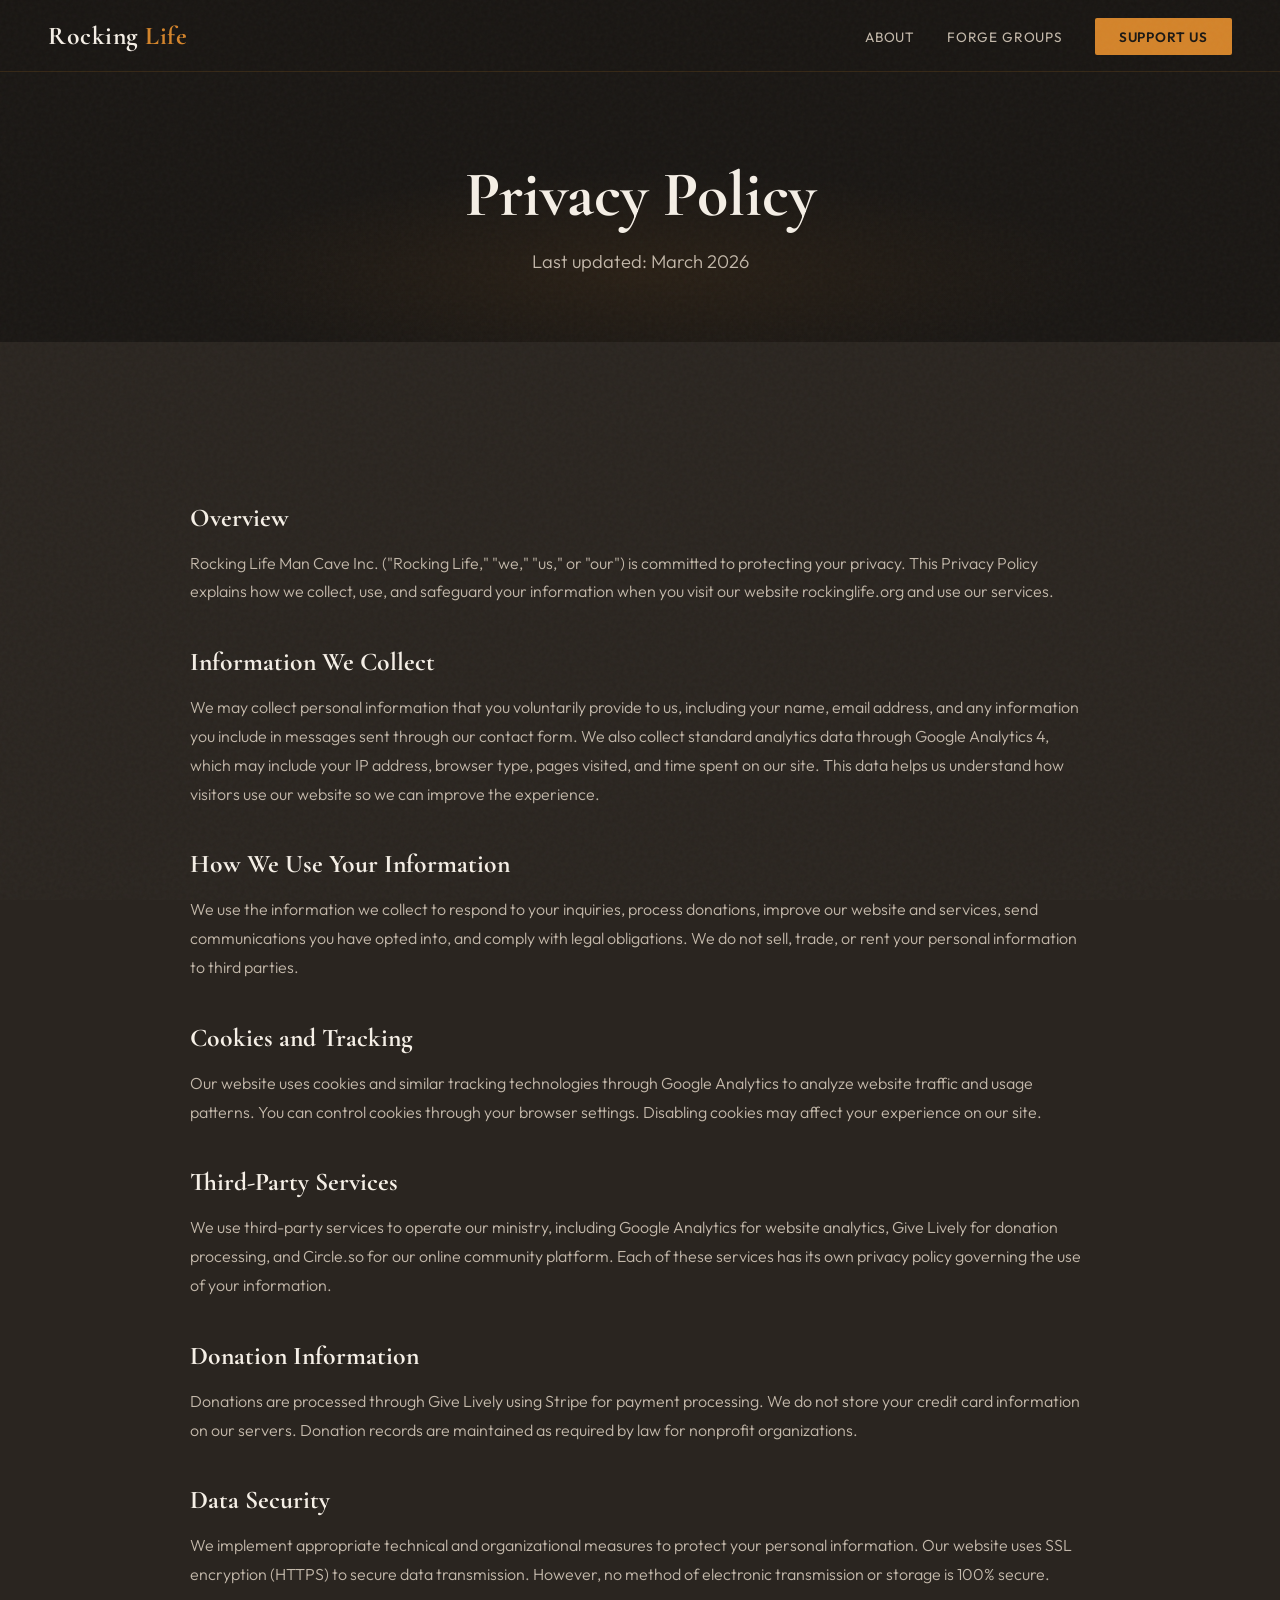
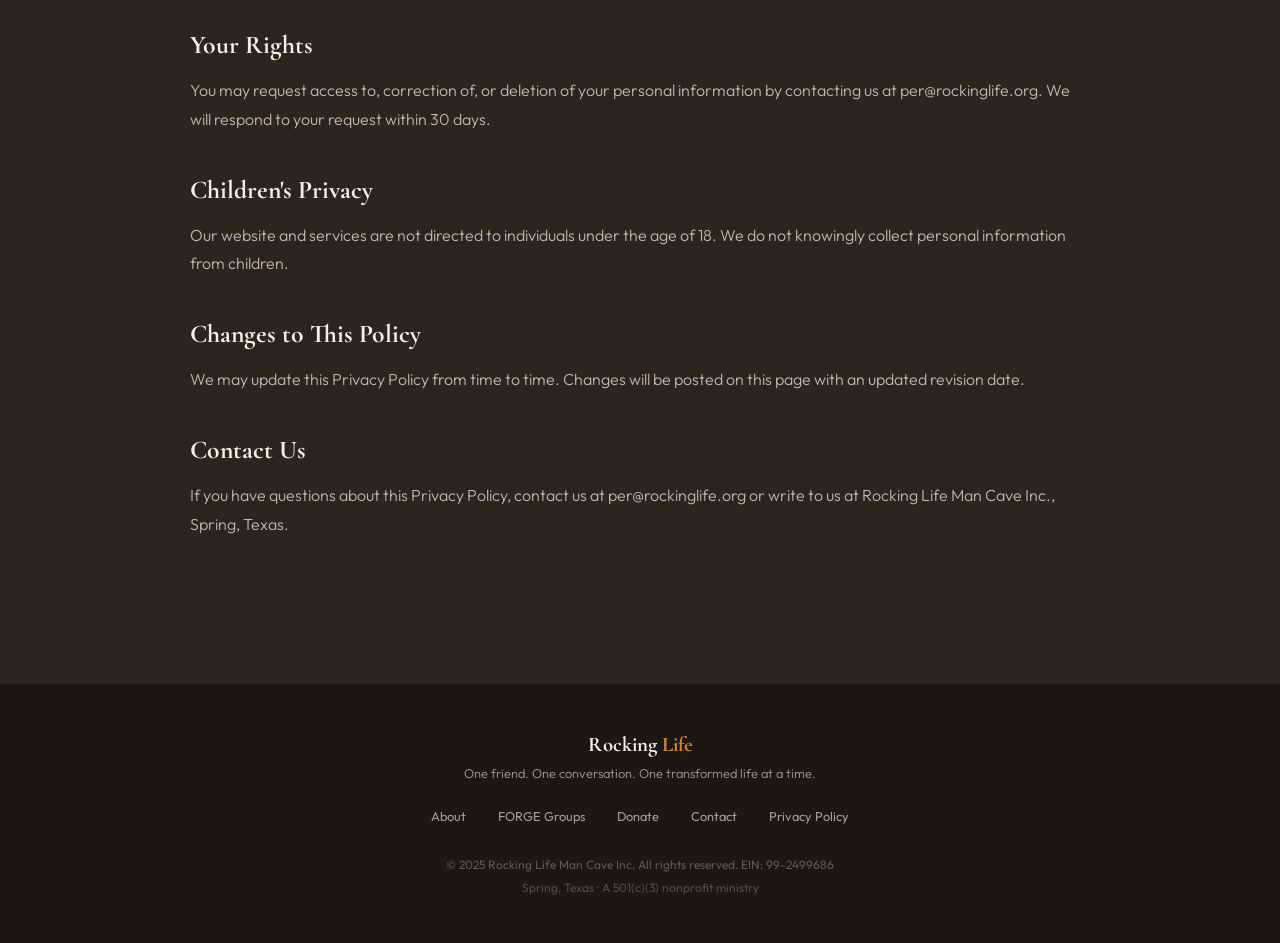
<file: privacy/index.html>
<!DOCTYPE html>
<html lang="en">
<head>
<meta charset="UTF-8">
<meta name="viewport" content="width=device-width, initial-scale=1.0">
<title>Privacy Policy | Rocking Life Ministry</title>
<meta name="description" content="Privacy policy for Rocking Life Ministry website and services.">
<link rel="preconnect" href="https://fonts.googleapis.com">
<link rel="preconnect" href="https://fonts.gstatic.com" crossorigin>
<link href="https://fonts.googleapis.com/css2?family=Cormorant+Garamond:ital,wght@0,400;0,600;0,700;1,400;1,600&family=Outfit:wght@300;400;500;600;700&display=swap" rel="stylesheet">
<link rel="stylesheet" href="/css/style.css">
</head>
<body>
<div class="grain"></div>
<nav>
  <a href="/" class="nav-logo">Rocking <span>Life</span></a>
  <ul class="nav-links">
    <li><a href="/about/">About</a></li>
    <li><a href="/forge-groups/">FORGE Groups</a></li>
    <li><a href="/give/" class="nav-cta">Support Us</a></li>
  </ul>
  <button class="mob-btn" aria-label="Menu"><span></span><span></span><span></span></button>
</nav>

<div class="ph">
  <h1>Privacy Policy</h1>
  <p>Last updated: March 2026</p>
</div>

<section class="ps a">
  <div class="si">
    <div class="pv">
      <h2>Overview</h2>
      <p>Rocking Life Man Cave Inc. ("Rocking Life," "we," "us," or "our") is committed to protecting your privacy. This Privacy Policy explains how we collect, use, and safeguard your information when you visit our website rockinglife.org and use our services.</p>

      <h2>Information We Collect</h2>
      <p>We may collect personal information that you voluntarily provide to us, including your name, email address, and any information you include in messages sent through our contact form. We also collect standard analytics data through Google Analytics 4, which may include your IP address, browser type, pages visited, and time spent on our site. This data helps us understand how visitors use our website so we can improve the experience.</p>

      <h2>How We Use Your Information</h2>
      <p>We use the information we collect to respond to your inquiries, process donations, improve our website and services, send communications you have opted into, and comply with legal obligations. We do not sell, trade, or rent your personal information to third parties.</p>

      <h2>Cookies and Tracking</h2>
      <p>Our website uses cookies and similar tracking technologies through Google Analytics to analyze website traffic and usage patterns. You can control cookies through your browser settings. Disabling cookies may affect your experience on our site.</p>

      <h2>Third-Party Services</h2>
      <p>We use third-party services to operate our ministry, including Google Analytics for website analytics, Give Lively for donation processing, and Circle.so for our online community platform. Each of these services has its own privacy policy governing the use of your information.</p>

      <h2>Donation Information</h2>
      <p>Donations are processed through Give Lively using Stripe for payment processing. We do not store your credit card information on our servers. Donation records are maintained as required by law for nonprofit organizations.</p>

      <h2>Data Security</h2>
      <p>We implement appropriate technical and organizational measures to protect your personal information. Our website uses SSL encryption (HTTPS) to secure data transmission. However, no method of electronic transmission or storage is 100% secure.</p>

      <h2>Your Rights</h2>
      <p>You may request access to, correction of, or deletion of your personal information by contacting us at per@rockinglife.org. We will respond to your request within 30 days.</p>

      <h2>Children's Privacy</h2>
      <p>Our website and services are not directed to individuals under the age of 18. We do not knowingly collect personal information from children.</p>

      <h2>Changes to This Policy</h2>
      <p>We may update this Privacy Policy from time to time. Changes will be posted on this page with an updated revision date.</p>

      <h2>Contact Us</h2>
      <p>If you have questions about this Privacy Policy, contact us at per@rockinglife.org or write to us at Rocking Life Man Cave Inc., Spring, Texas.</p>
    </div>
  </div>
</section>

<footer>
  <div class="flogo">Rocking <span>Life</span></div>
  <div class="ftag">One friend. One conversation. One transformed life at a time.</div>
  <ul class="flinks">
    <li><a href="/about/">About</a></li>
    <li><a href="/forge-groups/">FORGE Groups</a></li>
    <li><a href="/give/">Donate</a></li>
    <li><a href="/contact/">Contact</a></li>
    <li><a href="/privacy/">Privacy Policy</a></li>
  </ul>
  <div class="fcopy">&copy; 2025 Rocking Life Man Cave Inc. All rights reserved. EIN: 99-2499686</div>
  <div class="floc">Spring, Texas &middot; A 501(c)(3) nonprofit ministry</div>
</footer>
<script src="/js/main.js"></script>
</body>
</html>
</file>
<file: css/style.css>
:root{--charcoal:#1a1714;--cl:#2a2520;--cm:#221f1b;--ember:#d4842a;--eg:#e8a04c;--ed:#b5621a;--ww:#f5efe6;--wg:#a89e91;--wgl:#c4b9ab;--parch:#ede4d4;--iron:#3d3832;--fd:'Cormorant Garamond',Georgia,serif;--fb:'Outfit',sans-serif}
*{margin:0;padding:0;box-sizing:border-box}html{scroll-behavior:smooth;overflow-x:hidden}
body{font-family:var(--fb);background:var(--charcoal);color:var(--ww);-webkit-font-smoothing:antialiased}
nav{position:fixed;top:0;left:0;right:0;z-index:100;padding:1.25rem 3rem;display:flex;align-items:center;justify-content:space-between;background:rgba(26,23,20,.97);backdrop-filter:blur(12px);border-bottom:1px solid rgba(212,132,42,.15)}
.nav-logo{font-family:var(--fd);font-size:1.6rem;font-weight:700;color:var(--ww);text-decoration:none;letter-spacing:.02em}.nav-logo span{color:var(--ember)}
.nav-links{display:flex;gap:2rem;align-items:center;list-style:none}
.nav-links a{color:var(--wgl);text-decoration:none;font-size:.85rem;font-weight:400;letter-spacing:.06em;text-transform:uppercase;transition:color .3s}
.nav-links a:hover,.nav-links a.active{color:var(--ember)}
.nav-cta{background:var(--ember)!important;color:var(--charcoal)!important;padding:.6rem 1.5rem;border-radius:2px;font-weight:600!important}
.nav-cta:hover{background:var(--eg)!important;transform:translateY(-1px)}
.mob-btn{display:none;flex-direction:column;gap:5px;background:none;border:none;cursor:pointer;padding:4px}
.mob-btn span{width:24px;height:1.5px;background:var(--ww)}
.slbl{font-family:var(--fb);font-size:.75rem;font-weight:500;letter-spacing:.25em;text-transform:uppercase;color:var(--ember);margin-bottom:1.5rem;display:flex;align-items:center;gap:1rem}
.slbl::before{content:'';width:2rem;height:1px;background:var(--ember)}
.slbl.c{justify-content:center}.slbl.c::before{display:none}
[data-a]{opacity:0;transform:translateY(30px);transition:opacity .8s,transform .8s}[data-a].v{opacity:1;transform:translateY(0)}
@keyframes fu{from{opacity:0;transform:translateY(24px)}to{opacity:1;transform:translateY(0)}}
.hero{min-height:100vh;display:flex;flex-direction:column;justify-content:center;align-items:center;text-align:center;position:relative;overflow:hidden;padding:2rem}
.hero::before{content:'';position:absolute;inset:0;background:radial-gradient(ellipse 80% 60% at 50% 80%,rgba(212,132,42,.12) 0%,transparent 70%),radial-gradient(ellipse 50% 40% at 30% 60%,rgba(181,98,26,.08) 0%,transparent 60%),radial-gradient(ellipse 50% 40% at 70% 50%,rgba(232,160,76,.06) 0%,transparent 60%);pointer-events:none}
.ef{position:absolute;inset:0;overflow:hidden;pointer-events:none}
.ep{position:absolute;width:3px;height:3px;border-radius:50%;opacity:0;animation:fe linear infinite}
@keyframes fe{0%{opacity:0;transform:translateY(0) scale(1)}10%{opacity:.9}50%{opacity:.6}90%{opacity:.1}100%{opacity:0;transform:translateY(-100vh) scale(.3)}}
.hero-c{position:relative;z-index:2;max-width:850px}
.hero-ey{font-size:.8rem;font-weight:500;letter-spacing:.25em;text-transform:uppercase;color:var(--ember);margin-bottom:2rem;opacity:0;animation:fu 1s ease .3s forwards}
.hero h1{font-family:var(--fd);font-size:clamp(3rem,7vw,5.5rem);font-weight:700;line-height:1.05;margin-bottom:1.5rem;opacity:0;animation:fu 1s ease .5s forwards}
.hero h1 em{font-style:italic;color:var(--eg)}
.hero-s{font-size:1.2rem;font-weight:300;color:var(--wgl);line-height:1.7;max-width:640px;margin:0 auto 2rem;opacity:0;animation:fu 1s ease .7s forwards}
.btn{display:inline-flex;align-items:center;gap:.5rem;background:var(--ember);color:var(--charcoal);padding:1rem 2.25rem;font-family:var(--fb);font-size:.95rem;font-weight:600;letter-spacing:.04em;text-decoration:none;border:none;border-radius:2px;cursor:pointer;transition:all .3s}
.btn:hover{background:var(--eg);transform:translateY(-2px);box-shadow:0 8px 32px rgba(212,132,42,.3)}
.btn-h{opacity:0;animation:fu 1s ease .9s forwards}
.scroll-h{position:absolute;bottom:3rem;left:50%;transform:translateX(-50%);display:flex;flex-direction:column;align-items:center;opacity:0;animation:fu 1s ease 1.2s forwards}
.scroll-l{width:1px;height:48px;background:linear-gradient(180deg,var(--ember) 0%,transparent 100%);animation:sp 2s ease infinite}
@keyframes sp{0%,100%{opacity:.4;transform:scaleY(1)}50%{opacity:1;transform:scaleY(1.2)}}
.ps{padding:8rem 2rem}.ps:first-of-type{padding-top:10rem}.ps.a{background:var(--cl)}
.ps .si{max-width:900px;margin:0 auto}
.ph{padding:10rem 2rem 4rem;text-align:center;position:relative;overflow:hidden}
.ph::before{content:'';position:absolute;inset:0;background:radial-gradient(ellipse 60% 50% at 50% 80%,rgba(212,132,42,.08) 0%,transparent 60%);pointer-events:none}
.ph h1{font-family:var(--fd);font-size:clamp(2.5rem,5vw,4rem);font-weight:700;line-height:1.1;margin-bottom:1rem;position:relative;z-index:2}
.ph h1 em{font-style:italic;color:var(--eg)}
.ph p{font-size:1.15rem;font-weight:300;color:var(--wgl);line-height:1.7;max-width:600px;margin:0 auto;position:relative;z-index:2}
.cg{display:grid;grid-template-columns:1fr 1fr;gap:4rem;margin-top:3rem}
.cb h3{font-family:var(--fd);font-size:1.4rem;font-weight:700;color:var(--ww);margin-bottom:1rem}
.cb p{font-size:1rem;font-weight:300;line-height:1.8;color:var(--wgl)}
.ci{font-family:var(--fd);font-size:clamp(1.5rem,3vw,2.2rem);font-weight:400;font-style:italic;line-height:1.5;color:var(--parch);max-width:750px}
.ff{display:grid;grid-template-columns:1fr 1fr;gap:1px;background:rgba(244,239,230,.06);border:1px solid rgba(244,239,230,.06);margin-top:2.5rem}
.fi{background:var(--charcoal);padding:2.5rem;transition:background .3s}.fi:hover{background:var(--cl)}
.fi h3{font-family:var(--fd);font-size:1.3rem;font-weight:700;color:var(--eg);margin-bottom:.5rem}
.fi p{font-size:.9rem;font-weight:300;line-height:1.7;color:var(--wg)}
.jg{display:grid;grid-template-columns:repeat(4,1fr);gap:0;position:relative;margin-top:3rem}
.jg::before{content:'';position:absolute;top:24px;left:12.5%;right:12.5%;height:1px;background:linear-gradient(90deg,var(--ember),var(--eg),var(--ember));opacity:.3}
.js{text-align:center;padding:0 1.25rem;position:relative}
.jd{width:48px;height:48px;border-radius:50%;border:2px solid var(--ember);display:flex;align-items:center;justify-content:center;margin:0 auto 1.5rem;background:var(--cl);position:relative;z-index:2;font-family:var(--fd);font-size:1.2rem;font-weight:700;color:var(--ember)}
.js h3{font-family:var(--fd);font-size:1.15rem;font-weight:700;margin-bottom:.75rem;color:var(--ww)}
.js p{font-size:.85rem;font-weight:300;line-height:1.7;color:var(--wg)}
.fc{display:grid;grid-template-columns:4px 1fr;gap:2.5rem}
.fl{background:linear-gradient(180deg,var(--ember),var(--ed),transparent);border-radius:2px}
.ft h2{font-family:var(--fd);font-size:clamp(1.8rem,3.5vw,2.5rem);font-weight:700;line-height:1.2;margin-bottom:1.5rem;color:var(--ww)}
.ft p{font-size:1.05rem;font-weight:300;line-height:1.8;color:var(--wgl);margin-bottom:1.25rem}
.eq{font-family:var(--fd);font-size:1.25rem;font-style:italic;color:var(--parch);line-height:1.6;padding:1.5rem 0;border-top:1px solid rgba(212,132,42,.15);border-bottom:1px solid rgba(212,132,42,.15);margin:1.5rem 0}
.fa{font-size:.85rem;color:var(--wg);font-weight:400}.fa strong{color:var(--ember);font-weight:600}
.ib{display:inline-flex;align-items:center;gap:.75rem;padding:1rem 2rem;margin-top:1.5rem;border:1px solid rgba(212,132,42,.25);background:rgba(212,132,42,.06);border-radius:2px}
.ib svg{color:var(--ember);flex-shrink:0}
.ibt{font-size:.9rem;font-weight:400;color:var(--parch);text-align:left}.ibt strong{display:block;font-weight:600;color:var(--eg);font-size:.95rem;margin-bottom:.15rem}
.st{font-family:var(--fd);font-size:clamp(1.3rem,2.5vw,1.8rem);font-weight:400;font-style:italic;line-height:1.7;color:var(--parch);margin-bottom:1.5rem}
.sr{font-size:.85rem;font-weight:500;color:var(--ember);letter-spacing:.1em;text-transform:uppercase}
.dc{display:grid;grid-template-columns:1fr 1fr;gap:4rem;align-items:center}
.dt h2{font-family:var(--fd);font-size:clamp(2rem,4vw,2.8rem);font-weight:700;line-height:1.15;margin-bottom:1.25rem}
.dt h2 em{font-style:italic;color:var(--eg)}
.dt p{font-size:1rem;font-weight:300;line-height:1.8;color:var(--wgl);margin-bottom:1rem}
.dcard{padding:3rem;border:1px solid rgba(212,132,42,.2);background:rgba(212,132,42,.04);text-align:center}
.dcard h3{font-family:var(--fd);font-size:1.4rem;font-weight:700;color:var(--ww);margin-bottom:.75rem}
.dcard p{font-size:.9rem;font-weight:300;color:var(--wg);line-height:1.6;margin-bottom:1.5rem}
.dicon{width:56px;height:56px;margin:0 auto 1.5rem;display:flex;align-items:center;justify-content:center;border-radius:50%;background:rgba(212,132,42,.1);color:var(--ember)}
.dn{text-align:center;margin-top:2rem;font-size:.8rem;color:var(--wg);font-weight:300}
.dfs{display:flex;justify-content:center;gap:2rem;margin-top:1.5rem;flex-wrap:wrap}
.df{display:flex;align-items:center;gap:.4rem;font-size:.78rem;color:var(--wg);font-weight:400}.df svg{color:var(--ember);opacity:.7}
.cf{max-width:500px;margin:2rem auto 0}
.cf label{display:block;font-size:.85rem;color:var(--wgl);margin-bottom:.4rem;margin-top:1.25rem}
.cf input,.cf textarea{width:100%;padding:.8rem 1rem;background:var(--charcoal);border:1px solid var(--iron);border-radius:2px;color:var(--ww);font-family:var(--fb);font-size:.95rem}
.cf input:focus,.cf textarea:focus{outline:none;border-color:var(--ember)}.cf textarea{min-height:120px;resize:vertical}
.cf button{margin-top:1.5rem;width:100%}
.pv h2{font-family:var(--fd);font-size:1.6rem;font-weight:700;color:var(--ww);margin:2.5rem 0 1rem}.pv h2:first-child{margin-top:0}
.pv p{font-size:1rem;font-weight:300;line-height:1.8;color:var(--wgl);margin-bottom:1rem}
.pc{padding:3rem;border:1px solid rgba(244,239,230,.06);background:var(--cl);margin-top:3rem;text-align:center}
.pc h3{font-family:var(--fd);font-size:1.6rem;font-weight:700;color:var(--ww);margin-bottom:1rem}
.pc p{font-size:1rem;font-weight:300;line-height:1.7;color:var(--wgl);margin-bottom:1.5rem;max-width:500px;margin-left:auto;margin-right:auto}
.pc a{color:var(--ember);text-decoration:none;font-weight:600;font-size:.95rem}
.pc a:hover{color:var(--eg)}
footer{padding:3rem 2rem;border-top:1px solid rgba(244,239,230,.06);text-align:center}
.flogo{font-family:var(--fd);font-size:1.3rem;font-weight:700;color:var(--ww);margin-bottom:.5rem}.flogo span{color:var(--ember)}
.ftag{font-size:.8rem;font-weight:300;color:var(--wg);margin-bottom:1.5rem}
.flinks{display:flex;justify-content:center;gap:2rem;list-style:none;margin-bottom:2rem;flex-wrap:wrap}
.flinks a{font-size:.8rem;color:var(--wg);text-decoration:none;transition:color .3s}.flinks a:hover{color:var(--ember)}
.fcopy{font-size:.75rem;color:rgba(168,158,145,.5)}
.floc{font-size:.75rem;color:rgba(168,158,145,.4);margin-top:.5rem}
.grain{position:fixed;inset:0;pointer-events:none;z-index:999;opacity:.035;background-image:url("data:image/svg+xml,%3Csvg viewBox='0 0 256 256' xmlns='http://www.w3.org/2000/svg'%3E%3Cfilter id='n'%3E%3CfeTurbulence type='fractalNoise' baseFrequency='0.9' numOctaves='4' stitchTiles='stitch'/%3E%3C/filter%3E%3Crect width='100%25' height='100%25' filter='url(%23n)'/%3E%3C/svg%3E");background-repeat:repeat}
@media(max-width:900px){nav{padding:1rem 1.5rem}.nav-links{display:none}.mob-btn{display:flex}.cg,.ff,.dc{grid-template-columns:1fr}.cg{gap:2.5rem}.jg{grid-template-columns:1fr;gap:2.5rem}.jg::before{display:none}.js{text-align:left;padding:0;display:grid;grid-template-columns:48px 1fr;gap:1.25rem;align-items:start}.jd{margin:0}.dc{gap:3rem}}
@media(max-width:600px){.hero{padding:6rem 1.5rem 3rem}.hero-s{font-size:1.05rem}.fc{grid-template-columns:1fr;gap:0}.fl{display:none}.dfs{flex-direction:column;align-items:center;gap:.75rem}}
</file>
